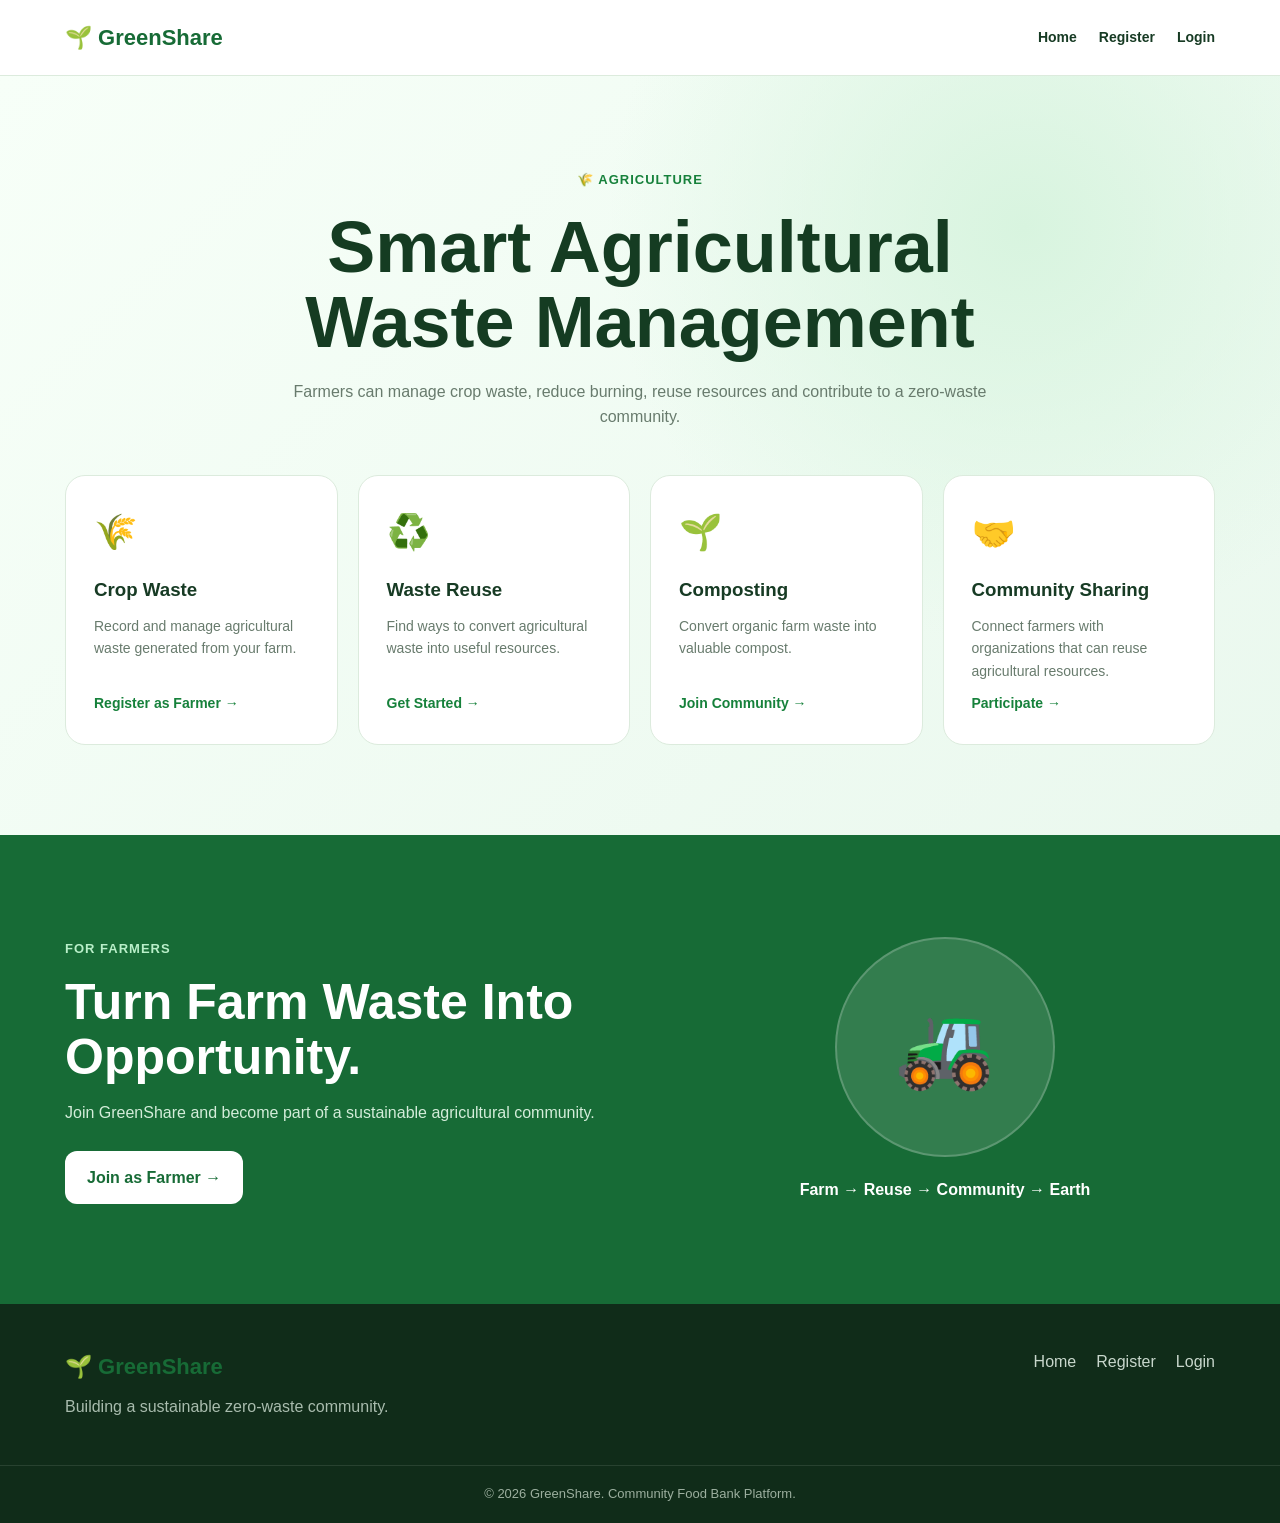
<file: agriculture.html>
<!DOCTYPE html>
<html lang="en">

<head>

    <meta charset="UTF-8">

    <meta
        name="viewport"
        content="width=device-width, initial-scale=1.0"
    >

    <title>Agriculture | GreenShare</title>

    <link rel="stylesheet" href="style.css">

</head>


<body>


<!-- NAVBAR -->

<header class="navbar">

    <div class="container nav-content">

        <a href="index.html" class="logo">
            🌱 GreenShare
        </a>

        <nav class="nav-links">

            <a href="index.html">
                Home
            </a>

            <a href="register.html">
                Register
            </a>

            <a href="login.html">
                Login
            </a>

        </nav>

    </div>

</header>


<!-- AGRICULTURE -->

<section class="hero">

    <div class="container">

        <div class="section-heading">

            <span class="section-label">
                🌾 AGRICULTURE
            </span>

            <h1>
                Smart Agricultural Waste Management
            </h1>

            <p>
                Farmers can manage crop waste, reduce
                burning, reuse resources and contribute
                to a zero-waste community.
            </p>

        </div>


        <div class="feature-grid">

            <div class="feature-card">

                <div class="feature-icon">
                    🌾
                </div>

                <h3>
                    Crop Waste
                </h3>

                <p>
                    Record and manage agricultural
                    waste generated from your farm.
                </p>

                <a href="register.html">
                    Register as Farmer →
                </a>

            </div>


            <div class="feature-card">

                <div class="feature-icon">
                    ♻️
                </div>

                <h3>
                    Waste Reuse
                </h3>

                <p>
                    Find ways to convert agricultural
                    waste into useful resources.
                </p>

                <a href="register.html">
                    Get Started →
                </a>

            </div>


            <div class="feature-card">

                <div class="feature-icon">
                    🌱
                </div>

                <h3>
                    Composting
                </h3>

                <p>
                    Convert organic farm waste into
                    valuable compost.
                </p>

                <a href="register.html">
                    Join Community →
                </a>

            </div>


            <div class="feature-card">

                <div class="feature-icon">
                    🤝
                </div>

                <h3>
                    Community Sharing
                </h3>

                <p>
                    Connect farmers with organizations
                    that can reuse agricultural resources.
                </p>

                <a href="register.html">
                    Participate →
                </a>

            </div>

        </div>

    </div>

</section>


<!-- FARMER CTA -->

<section class="distribution">

    <div class="container distribution-content">

        <div>

            <span class="section-label">
                FOR FARMERS
            </span>

            <h2>
                Turn Farm Waste Into Opportunity.
            </h2>

            <p>
                Join GreenShare and become part of a
                sustainable agricultural community.
            </p>

            <a
                href="register.html"
                class="primary-button"
            >
                Join as Farmer →
            </a>

        </div>


        <div class="distribution-visual">

            <div class="circle">
                🚜
            </div>

            <div class="circle-text">
                Farm → Reuse → Community → Earth
            </div>

        </div>

    </div>

</section>


<footer>

    <div class="container footer-content">

        <div>

            <div class="logo">
                🌱 GreenShare
            </div>

            <p>
                Building a sustainable zero-waste community.
            </p>

        </div>


        <div class="footer-links">

            <a href="index.html">
                Home
            </a>

            <a href="register.html">
                Register
            </a>

            <a href="login.html">
                Login
            </a>

        </div>

    </div>


    <div class="copyright">

        © 2026 GreenShare. Community Food Bank Platform.

    </div>

</footer>


</body>

</html>
</file>
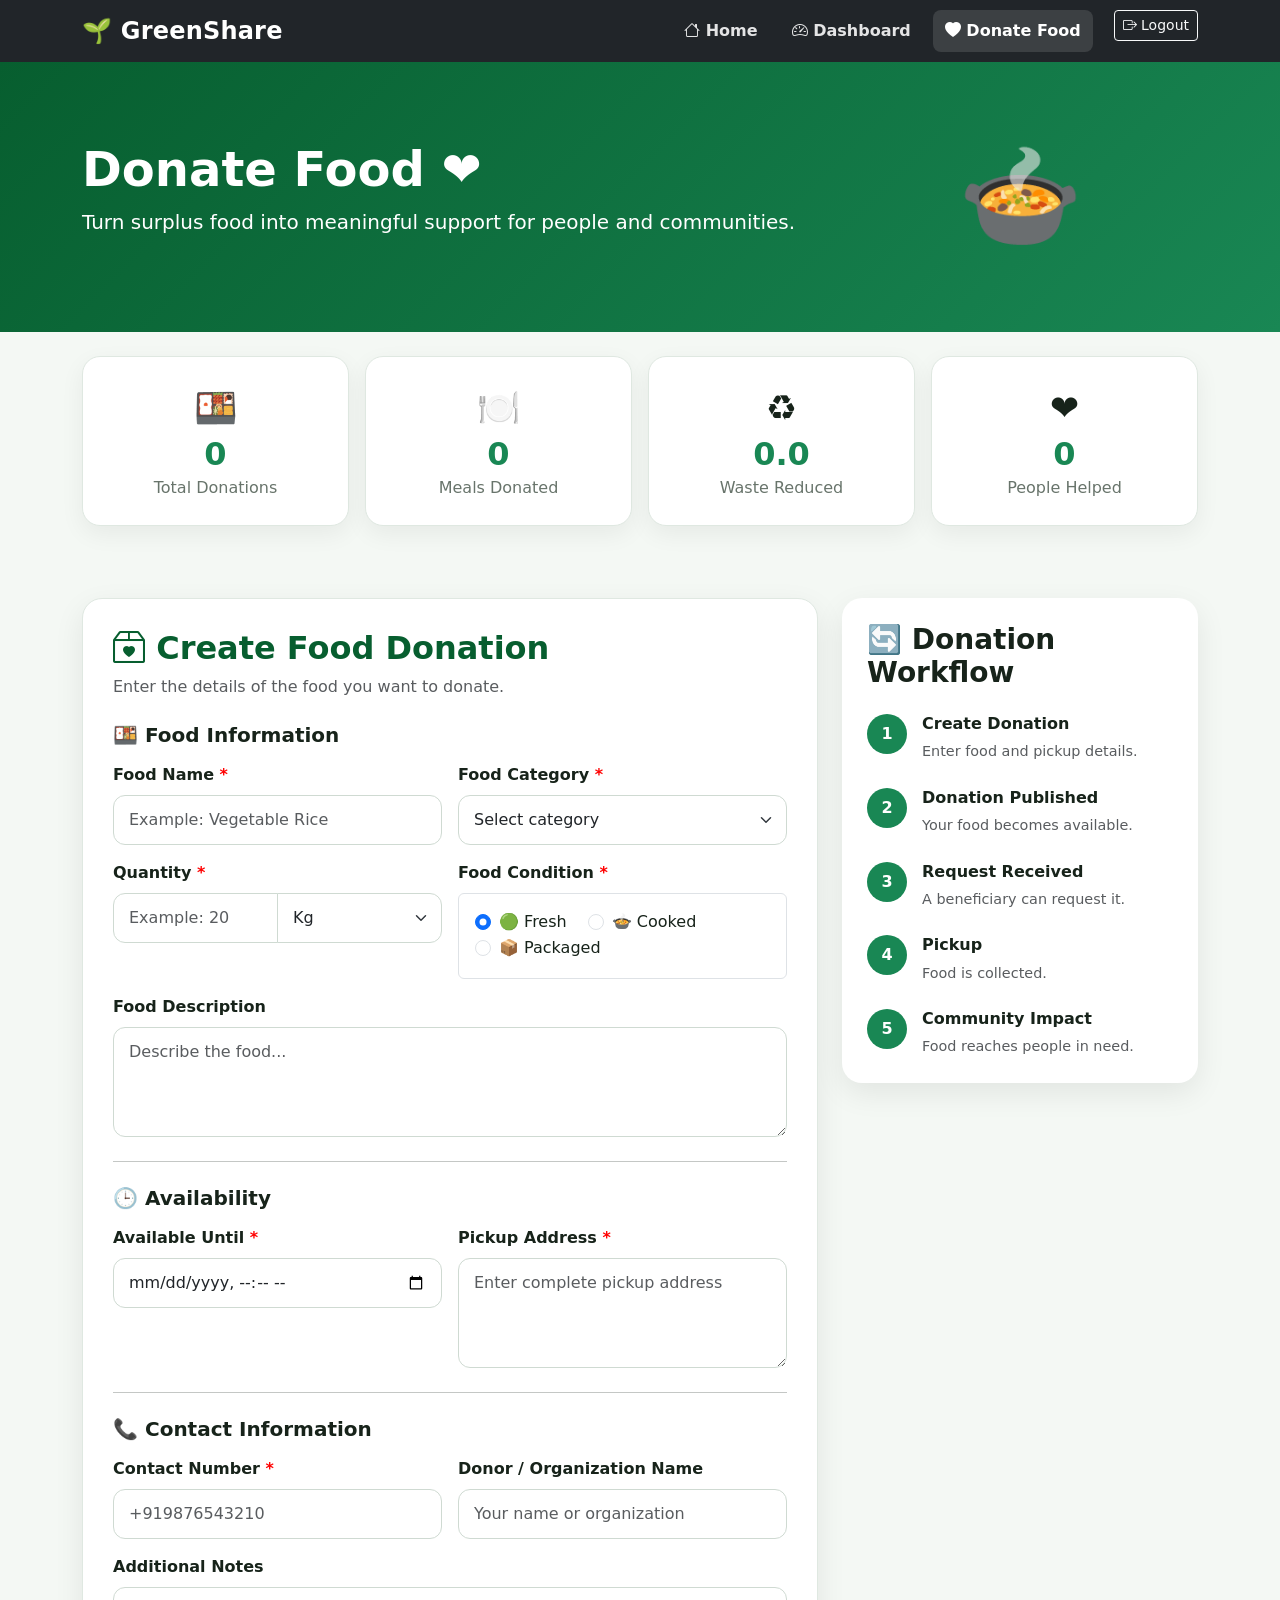
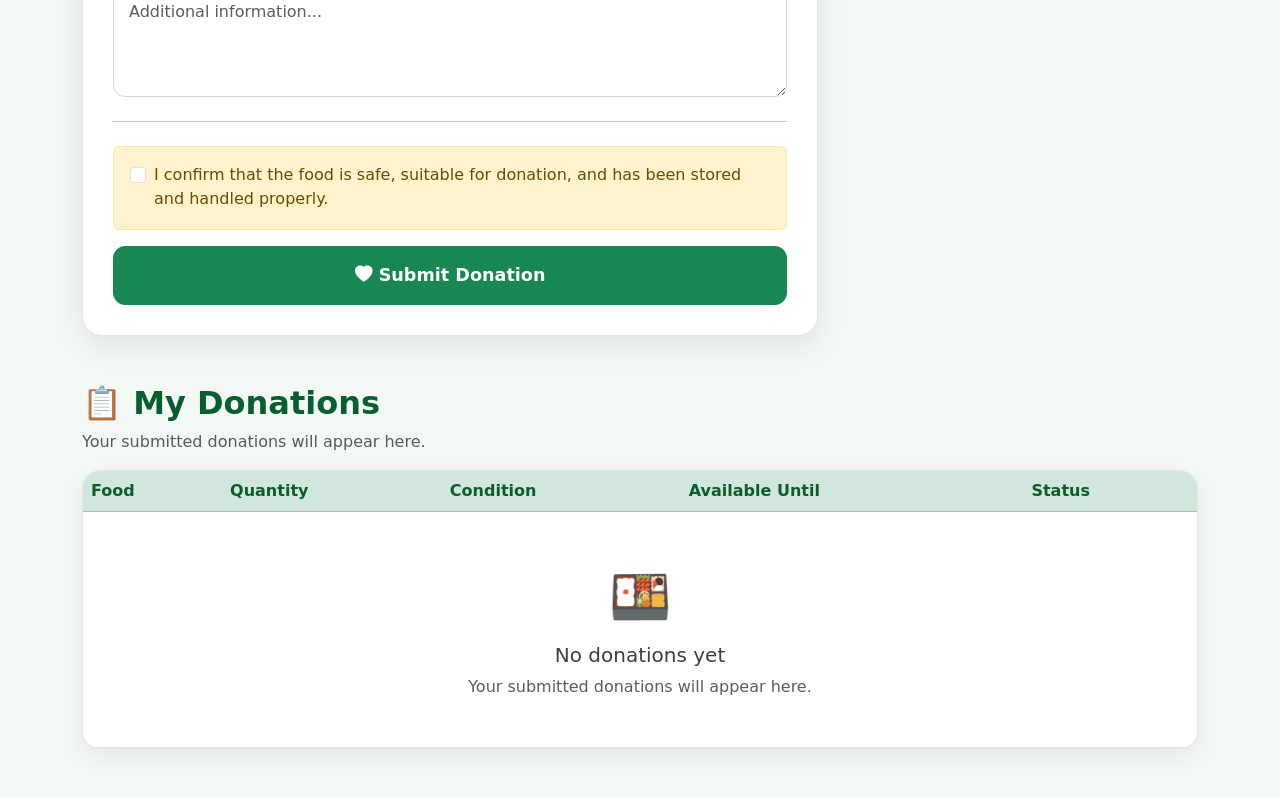
<file: donation.html>
<!DOCTYPE html>
<html lang="en">

<head>
    <meta charset="UTF-8">
    <meta name="viewport" content="width=device-width, initial-scale=1.0">

    <title>Donate Food | GreenShare</title>

    <!-- Bootstrap 5 -->
    <link
        href="https://cdn.jsdelivr.net/npm/bootstrap@5.3.3/dist/css/bootstrap.min.css"
        rel="stylesheet">

    <!-- Bootstrap Icons -->
    <link
        rel="stylesheet"
        href="https://cdn.jsdelivr.net/npm/bootstrap-icons@1.11.3/font/bootstrap-icons.min.css">

    <!-- Your CSS -->
    <link rel="stylesheet" href="donor.css">

    <style>
        body {
            background: #f4f8f4;
        }

        .navbar-brand {
            font-size: 1.5rem;
        }

        .hero {
            background: linear-gradient(135deg, #075e2f, #198754);
            color: white;
            padding: 60px 0;
        }

        .donation-card {
            background: white;
            border-radius: 20px;
            padding: 30px;
            box-shadow: 0 10px 30px rgba(0,0,0,0.08);
        }

        .section-title {
            color: #075e2f;
            font-weight: 700;
        }

        .form-label {
            font-weight: 600;
        }

        .form-label span {
            color: red;
        }

        .workflow-card {
            background: white;
            border-radius: 20px;
            padding: 25px;
            box-shadow: 0 10px 30px rgba(0,0,0,0.08);
        }

        .workflow-step {
            display: flex;
            gap: 15px;
            margin-bottom: 25px;
        }

        .workflow-number {
            min-width: 40px;
            height: 40px;
            border-radius: 50%;
            background: #198754;
            color: white;
            display: flex;
            align-items: center;
            justify-content: center;
            font-weight: bold;
        }

        .submit-btn {
            width: 100%;
            padding: 15px;
            font-size: 1.1rem;
            font-weight: 700;
            border-radius: 12px;
        }

        .success-icon {
            width: 80px;
            height: 80px;
            background: #198754;
            color: white;
            border-radius: 50%;
            display: flex;
            align-items: center;
            justify-content: center;
            font-size: 45px;
            margin: auto;
        }

        .stat-card {
            background: white;
            border-radius: 18px;
            padding: 25px;
            text-align: center;
            box-shadow: 0 8px 25px rgba(0,0,0,0.06);
        }

        .stat-card h3 {
            color: #198754;
            font-weight: 800;
        }

        .history-card {
            background: white;
            border-radius: 18px;
            overflow: hidden;
            box-shadow: 0 8px 25px rgba(0,0,0,0.06);
        }
    </style>
</head>

<body>

<!-- =====================================================
     NAVBAR
===================================================== -->

<nav class="navbar navbar-expand-lg navbar-dark bg-dark sticky-top">

    <div class="container">

        <a class="navbar-brand fw-bold" href="index.html">
            🌱 GreenShare
        </a>

        <button
            class="navbar-toggler"
            type="button"
            data-bs-toggle="collapse"
            data-bs-target="#mainNavbar">

            <span class="navbar-toggler-icon"></span>

        </button>

        <div class="collapse navbar-collapse" id="mainNavbar">

            <ul class="navbar-nav ms-auto">

                <li class="nav-item">
                    <a class="nav-link" href="index.html">
                        <i class="bi bi-house"></i>
                        Home
                    </a>
                </li>

                <li class="nav-item">
                    <a class="nav-link" href="donor.html">
                        <i class="bi bi-speedometer2"></i>
                        Dashboard
                    </a>
                </li>

                <li class="nav-item">
                    <a class="nav-link active" href="donation.html">
                        <i class="bi bi-heart-fill"></i>
                        Donate Food
                    </a>
                </li>

                <li class="nav-item ms-lg-3">
                    <button
                        class="btn btn-outline-light btn-sm mt-2 mt-lg-0"
                        id="logoutBtn">

                        <i class="bi bi-box-arrow-right"></i>
                        Logout

                    </button>
                </li>

            </ul>

        </div>

    </div>

</nav>


<!-- =====================================================
     HERO
===================================================== -->

<section class="hero">

    <div class="container">

        <div class="row align-items-center">

            <div class="col-lg-8">

                <h1 class="display-5 fw-bold">
                    Donate Food ❤️
                </h1>

                <p class="lead">
                    Turn surplus food into meaningful support
                    for people and communities.
                </p>

            </div>

            <div class="col-lg-4 text-center">

                <div style="font-size:100px;">
                    🍲
                </div>

            </div>

        </div>

    </div>

</section>


<!-- =====================================================
     STATISTICS
===================================================== -->

<section class="py-4">

    <div class="container">

        <div class="row g-3">

            <div class="col-6 col-lg-3">
                <div class="stat-card">

                    <div style="font-size:35px;">
                        🍱
                    </div>

                    <h3 id="totalDonations">0</h3>

                    <p class="mb-0">
                        Total Donations
                    </p>

                </div>
            </div>


            <div class="col-6 col-lg-3">
                <div class="stat-card">

                    <div style="font-size:35px;">
                        🍽️
                    </div>

                    <h3 id="mealsDonated">0</h3>

                    <p class="mb-0">
                        Meals Donated
                    </p>

                </div>
            </div>


            <div class="col-6 col-lg-3">
                <div class="stat-card">

                    <div style="font-size:35px;">
                        ♻️
                    </div>

                    <h3 id="wasteReduced">0</h3>

                    <p class="mb-0">
                        Waste Reduced
                    </p>

                </div>
            </div>


            <div class="col-6 col-lg-3">
                <div class="stat-card">

                    <div style="font-size:35px;">
                        ❤️
                    </div>

                    <h3 id="peopleHelped">0</h3>

                    <p class="mb-0">
                        People Helped
                    </p>

                </div>
            </div>

        </div>

    </div>

</section>


<!-- =====================================================
     DONATION AREA
===================================================== -->

<main class="container py-5">

    <div class="row g-4">

        <!-- FORM -->

        <div class="col-lg-8">

            <div class="donation-card">

                <h2 class="section-title mb-2">
                    <i class="bi bi-box2-heart"></i>
                    Create Food Donation
                </h2>

                <p class="text-muted mb-4">
                    Enter the details of the food you want to donate.
                </p>


                <form id="donationForm" novalidate>


                    <!-- FOOD INFORMATION -->

                    <h5 class="fw-bold mb-3">
                        🍱 Food Information
                    </h5>

                    <div class="row g-3">


                        <div class="col-md-6">

                            <label
                                for="foodName"
                                class="form-label">

                                Food Name <span>*</span>

                            </label>

                            <input
                                type="text"
                                class="form-control"
                                id="foodName"
                                placeholder="Example: Vegetable Rice"
                                required>

                            <div class="invalid-feedback">
                                Please enter food name.
                            </div>

                        </div>


                        <div class="col-md-6">

                            <label
                                for="foodCategory"
                                class="form-label">

                                Food Category <span>*</span>

                            </label>

                            <select
                                class="form-select"
                                id="foodCategory"
                                required>

                                <option value="">
                                    Select category
                                </option>

                                <option>Cooked Food</option>
                                <option>Fruits</option>
                                <option>Vegetables</option>
                                <option>Bakery</option>
                                <option>Packaged Food</option>
                                <option>Groceries</option>
                                <option>Other</option>

                            </select>

                            <div class="invalid-feedback">
                                Please select category.
                            </div>

                        </div>


                        <div class="col-md-6">

                            <label
                                for="quantity"
                                class="form-label">

                                Quantity <span>*</span>

                            </label>

                            <div class="input-group">

                                <input
                                    type="number"
                                    class="form-control"
                                    id="quantity"
                                    min="0.1"
                                    step="0.1"
                                    placeholder="Example: 20"
                                    required>

                                <select
                                    class="form-select"
                                    id="quantityUnit">

                                    <option value="kg">Kg</option>
                                    <option value="packets">Packets</option>
                                    <option value="plates">Plates</option>
                                    <option value="boxes">Boxes</option>
                                    <option value="litres">Litres</option>

                                </select>

                            </div>

                            <div class="invalid-feedback">
                                Please enter quantity.
                            </div>

                        </div>


                        <div class="col-md-6">

                            <label class="form-label">
                                Food Condition <span>*</span>
                            </label>

                            <div class="border rounded p-3">

                                <div class="form-check form-check-inline">

                                    <input
                                        class="form-check-input"
                                        type="radio"
                                        name="foodCondition"
                                        id="fresh"
                                        value="Fresh"
                                        checked>

                                    <label
                                        class="form-check-label"
                                        for="fresh">

                                        🟢 Fresh

                                    </label>

                                </div>


                                <div class="form-check form-check-inline">

                                    <input
                                        class="form-check-input"
                                        type="radio"
                                        name="foodCondition"
                                        id="cooked"
                                        value="Cooked">

                                    <label
                                        class="form-check-label"
                                        for="cooked">

                                        🍲 Cooked

                                    </label>

                                </div>


                                <div class="form-check form-check-inline">

                                    <input
                                        class="form-check-input"
                                        type="radio"
                                        name="foodCondition"
                                        id="packaged"
                                        value="Packaged">

                                    <label
                                        class="form-check-label"
                                        for="packaged">

                                        📦 Packaged

                                    </label>

                                </div>

                            </div>

                        </div>


                        <div class="col-12">

                            <label
                                for="foodDescription"
                                class="form-label">

                                Food Description

                            </label>

                            <textarea
                                class="form-control"
                                id="foodDescription"
                                rows="3"
                                placeholder="Describe the food..."></textarea>

                        </div>

                    </div>


                    <!-- AVAILABILITY -->

                    <hr class="my-4">

                    <h5 class="fw-bold mb-3">
                        🕒 Availability
                    </h5>


                    <div class="row g-3">

                        <div class="col-md-6">

                            <label
                                for="availableUntil"
                                class="form-label">

                                Available Until <span>*</span>

                            </label>

                            <input
                                type="datetime-local"
                                class="form-control"
                                id="availableUntil"
                                required>

                            <div class="invalid-feedback">
                                Please select a future date and time.
                            </div>

                        </div>


                        <div class="col-md-6">

                            <label
                                for="pickupAddress"
                                class="form-label">

                                Pickup Address <span>*</span>

                            </label>

                            <textarea
                                class="form-control"
                                id="pickupAddress"
                                rows="3"
                                placeholder="Enter complete pickup address"
                                required></textarea>

                            <div class="invalid-feedback">
                                Please enter pickup address.
                            </div>

                        </div>

                    </div>


                    <!-- CONTACT -->

                    <hr class="my-4">

                    <h5 class="fw-bold mb-3">
                        📞 Contact Information
                    </h5>


                    <div class="row g-3">

                        <div class="col-md-6">

                            <label
                                for="contactNumber"
                                class="form-label">

                                Contact Number <span>*</span>

                            </label>

                            <input
                                type="tel"
                                class="form-control"
                                id="contactNumber"
                                placeholder="+919876543210"
                                pattern="^\+?[0-9]{10,15}$"
                                required>

                            <div class="invalid-feedback">
                                Enter a valid phone number.
                            </div>

                        </div>


                        <div class="col-md-6">

                            <label
                                for="donorName"
                                class="form-label">

                                Donor / Organization Name

                            </label>

                            <input
                                type="text"
                                class="form-control"
                                id="donorName"
                                placeholder="Your name or organization">

                        </div>


                        <div class="col-12">

                            <label
                                for="additionalNotes"
                                class="form-label">

                                Additional Notes

                            </label>

                            <textarea
                                class="form-control"
                                id="additionalNotes"
                                rows="3"
                                placeholder="Additional information..."></textarea>

                        </div>

                    </div>


                    <!-- SAFETY -->

                    <hr class="my-4">

                    <div class="alert alert-warning">

                        <div class="form-check">

                            <input
                                class="form-check-input"
                                type="checkbox"
                                id="foodSafety"
                                required>

                            <label
                                class="form-check-label"
                                for="foodSafety">

                                I confirm that the food is safe,
                                suitable for donation, and has been
                                stored and handled properly.

                            </label>

                        </div>

                    </div>


                    <!-- SUBMIT -->

                    <button
                        type="submit"
                        class="btn btn-success submit-btn">

                        <i class="bi bi-heart-fill"></i>

                        Submit Donation

                    </button>

                </form>

            </div>

        </div>


        <!-- WORKFLOW -->

        <div class="col-lg-4">

            <div class="workflow-card">

                <h3 class="fw-bold mb-4">
                    🔄 Donation Workflow
                </h3>


                <div class="workflow-step">

                    <div class="workflow-number">
                        1
                    </div>

                    <div>
                        <h6 class="fw-bold">
                            Create Donation
                        </h6>

                        <p class="text-muted small mb-0">
                            Enter food and pickup details.
                        </p>
                    </div>

                </div>


                <div class="workflow-step">

                    <div class="workflow-number">
                        2
                    </div>

                    <div>
                        <h6 class="fw-bold">
                            Donation Published
                        </h6>

                        <p class="text-muted small mb-0">
                            Your food becomes available.
                        </p>
                    </div>

                </div>


                <div class="workflow-step">

                    <div class="workflow-number">
                        3
                    </div>

                    <div>
                        <h6 class="fw-bold">
                            Request Received
                        </h6>

                        <p class="text-muted small mb-0">
                            A beneficiary can request it.
                        </p>
                    </div>

                </div>


                <div class="workflow-step">

                    <div class="workflow-number">
                        4
                    </div>

                    <div>
                        <h6 class="fw-bold">
                            Pickup
                        </h6>

                        <p class="text-muted small mb-0">
                            Food is collected.
                        </p>
                    </div>

                </div>


                <div class="workflow-step mb-0">

                    <div class="workflow-number">
                        5
                    </div>

                    <div>
                        <h6 class="fw-bold">
                            Community Impact
                        </h6>

                        <p class="text-muted small mb-0">
                            Food reaches people in need.
                        </p>
                    </div>

                </div>

            </div>

        </div>

    </div>


    <!-- =====================================================
         DONATION HISTORY
    ====================================================== -->

    <section class="mt-5">

        <h2 class="section-title">
            📋 My Donations
        </h2>

        <p class="text-muted">
            Your submitted donations will appear here.
        </p>


        <div class="table-responsive history-card">

            <table class="table table-hover align-middle mb-0">

                <thead class="table-success">

                    <tr>
                        <th>Food</th>
                        <th>Quantity</th>
                        <th>Condition</th>
                        <th>Available Until</th>
                        <th>Status</th>
                    </tr>

                </thead>

                <tbody id="donationHistory">

                </tbody>

            </table>

        </div>

    </section>

</main>


<!-- =====================================================
     SUCCESS MODAL
===================================================== -->

<div
    class="modal fade"
    id="successModal"
    tabindex="-1">

    <div class="modal-dialog modal-dialog-centered">

        <div class="modal-content">

            <div class="modal-body text-center p-5">

                <div class="success-icon mb-4">
                    ✓
                </div>

                <h2 class="fw-bold text-success">
                    Donation Submitted!
                </h2>

                <p class="mt-3">
                    Your food donation has been successfully
                    added to GreenShare.
                </p>

                <p class="text-muted">
                    Thank you for helping reduce food waste
                    and support the community.
                </p>

                <button
                    type="button"
                    class="btn btn-success px-5"
                    data-bs-dismiss="modal">

                    Continue

                </button>

            </div>

        </div>

    </div>

</div>


<!-- =====================================================
     SUCCESS TOAST
===================================================== -->

<div
    class="toast-container position-fixed top-0 end-0 p-3"
    style="z-index:9999;">

    <div
        id="successToast"
        class="toast"
        role="alert">

        <div class="toast-header bg-success text-white">

            <strong class="me-auto">
                GreenShare
            </strong>

            <button
                type="button"
                class="btn-close btn-close-white"
                data-bs-dismiss="toast">
            </button>

        </div>

        <div
            class="toast-body"
            id="toastMessage">

            Donation submitted successfully!

        </div>

    </div>

</div>


<!-- Bootstrap JavaScript -->
<script
    src="https://cdn.jsdelivr.net/npm/bootstrap@5.3.3/dist/js/bootstrap.bundle.min.js">
</script>


<!-- IMPORTANT: Donor JavaScript -->
<script src="donor.js"></script>

</body>
</html>
</file>
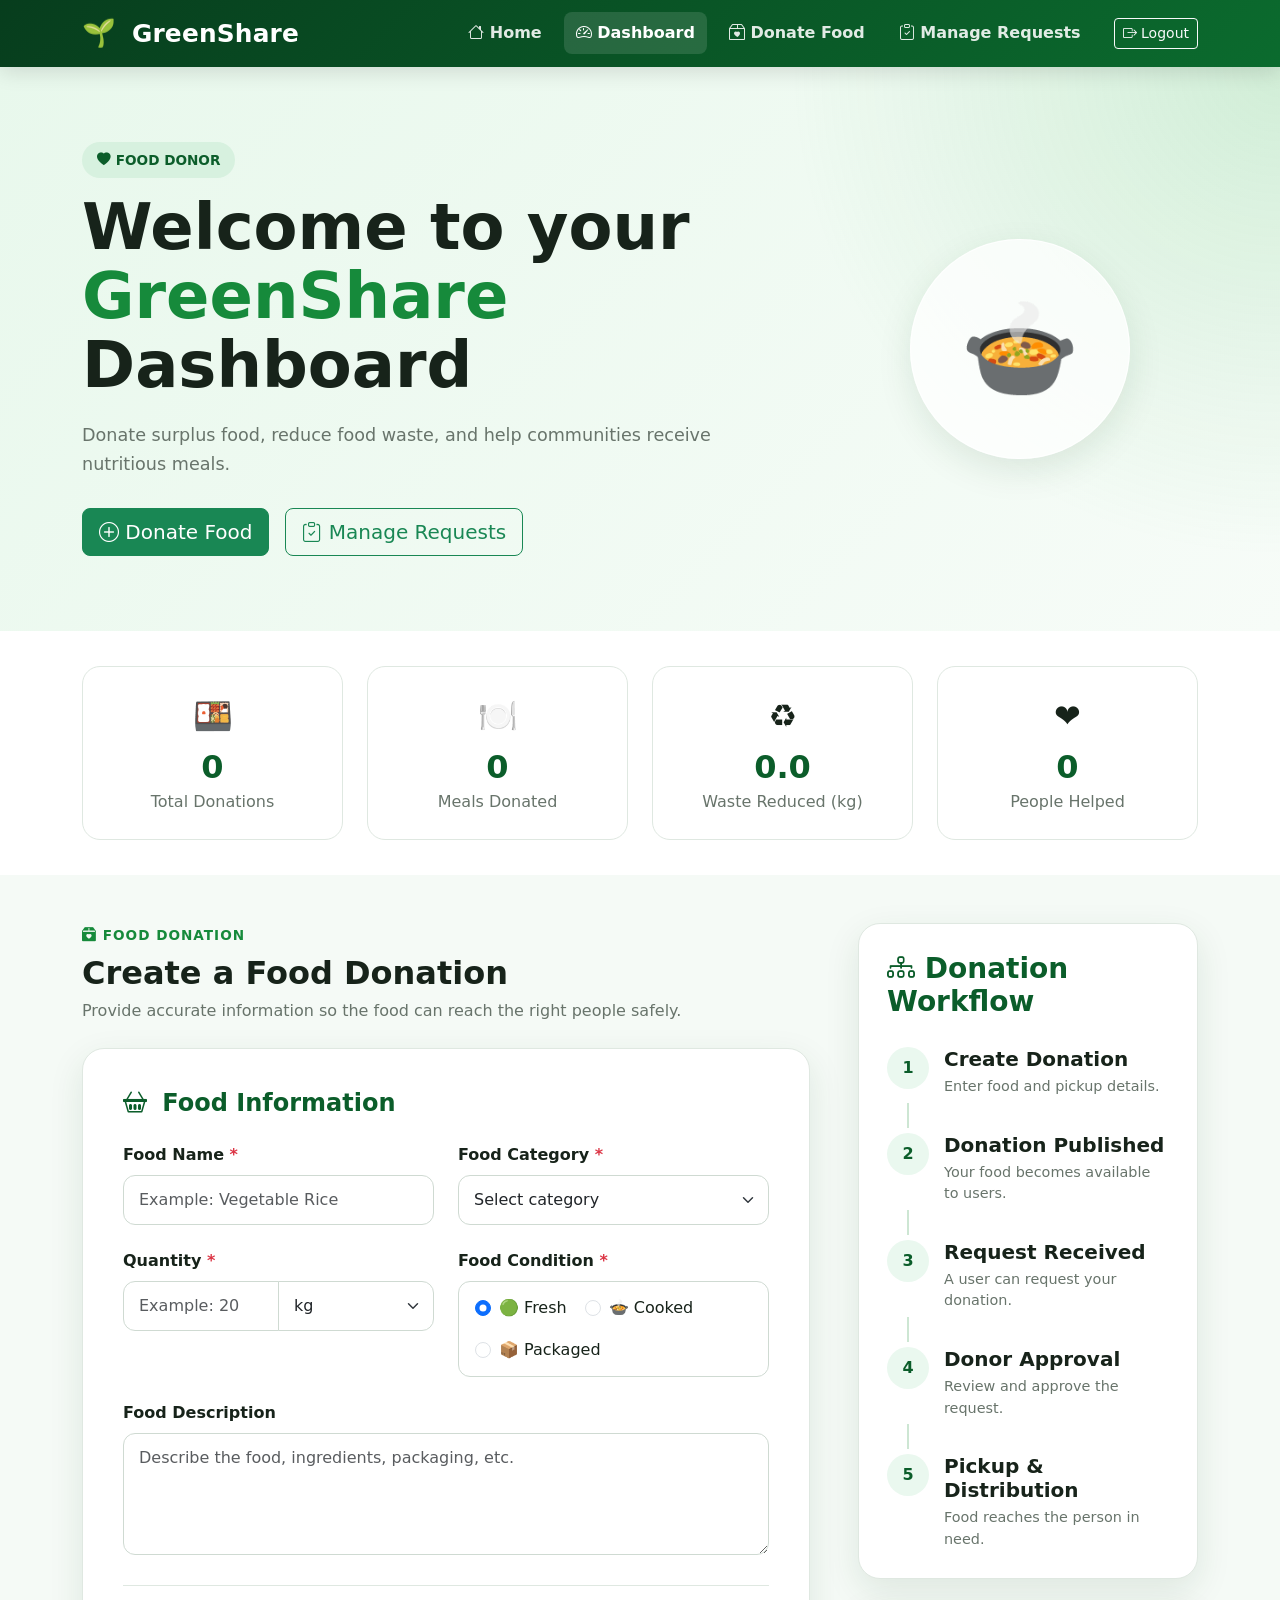
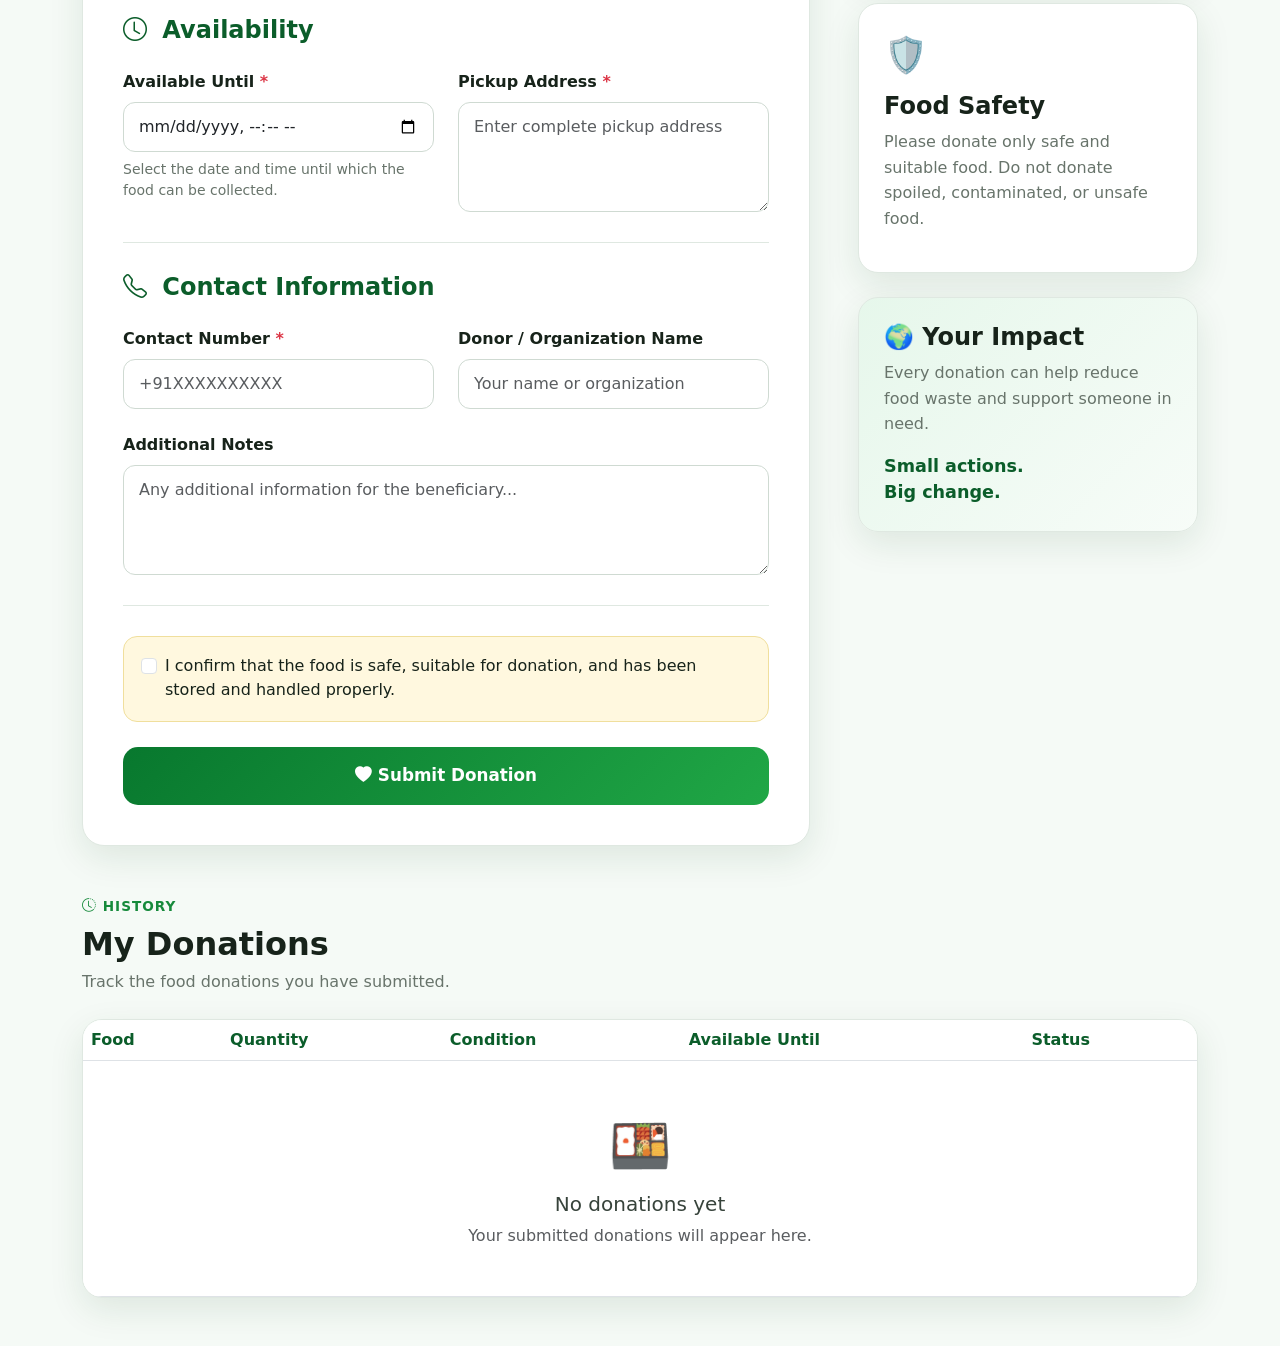
<file: donor.html>
<!DOCTYPE html>
<html lang="en">

<head>

    <meta charset="UTF-8">

    <meta
        name="viewport"
        content="width=device-width, initial-scale=1.0"
    >

    <title>Food Donor Dashboard | GreenShare</title>


    <!-- =====================================================
         BOOTSTRAP 5
    ====================================================== -->

    <link
        href="https://cdn.jsdelivr.net/npm/bootstrap@5.3.3/dist/css/bootstrap.min.css"
        rel="stylesheet"
    >


    <!-- =====================================================
         BOOTSTRAP ICONS
    ====================================================== -->

    <link
        rel="stylesheet"
        href="https://cdn.jsdelivr.net/npm/bootstrap-icons@1.11.3/font/bootstrap-icons.min.css"
    >


    <!-- =====================================================
         DONOR CSS
    ====================================================== -->

    <link
        rel="stylesheet"
        href="donor.css"
    >

</head>


<body>


<!-- =====================================================
     NAVBAR
====================================================== -->

<nav
    class="navbar navbar-expand-lg navbar-dark greenshare-navbar sticky-top"
>

    <div class="container">


        <!-- BRAND -->

        <a
            class="navbar-brand fw-bold"
            href="index.html"
        >

            <span class="brand-icon">
                🌱
            </span>

            GreenShare

        </a>


        <!-- MOBILE MENU BUTTON -->

        <button
            class="navbar-toggler"
            type="button"
            data-bs-toggle="collapse"
            data-bs-target="#donorNavbar"
            aria-controls="donorNavbar"
            aria-expanded="false"
            aria-label="Toggle navigation"
        >

            <span class="navbar-toggler-icon"></span>

        </button>


        <!-- NAVIGATION -->

        <div
            class="collapse navbar-collapse"
            id="donorNavbar"
        >

            <ul
                class="navbar-nav ms-auto align-items-lg-center"
            >


                <!-- HOME -->

                <li class="nav-item">

                    <a
                        class="nav-link"
                        href="index.html"
                    >

                        <i class="bi bi-house"></i>

                        Home

                    </a>

                </li>


                <!-- DASHBOARD -->

                <li class="nav-item">

                    <a
                        class="nav-link active"
                        href="#dashboard"
                    >

                        <i class="bi bi-speedometer2"></i>

                        Dashboard

                    </a>

                </li>


                <!-- DONATE FOOD -->

                <li class="nav-item">

                    <a
                        class="nav-link"
                        href="#donate"
                    >

                        <i class="bi bi-box2-heart"></i>

                        Donate Food

                    </a>

                </li>


                <!-- MANAGE REQUESTS -->

                <li class="nav-item">

                    <a
                        class="nav-link"
                        href="donor-requests.html"
                    >

                        <i class="bi bi-clipboard-check"></i>

                        Manage Requests

                    </a>

                </li>


                <!-- LOGOUT -->

                <li class="nav-item">

                    <button
                        class="btn btn-outline-light btn-sm ms-lg-3"
                        id="logoutBtn"
                    >

                        <i class="bi bi-box-arrow-right"></i>

                        Logout

                    </button>

                </li>

            </ul>

        </div>

    </div>

</nav>



<!-- =====================================================
     HERO SECTION
====================================================== -->

<section
    class="donor-hero"
    id="dashboard"
>

    <div class="container">

        <div class="row align-items-center g-4">


            <!-- HERO TEXT -->

            <div class="col-lg-8">

                <span class="hero-badge">

                    <i class="bi bi-heart-fill"></i>

                    FOOD DONOR

                </span>


                <h1>

                    Welcome to your

                    <span>
                        GreenShare
                    </span>

                    Dashboard

                </h1>


                <p>

                    Donate surplus food, reduce food waste,
                    and help communities receive nutritious meals.

                </p>


                <div class="d-flex flex-wrap gap-3">


                    <!-- DONATE BUTTON -->

                    <a
                        href="#donate"
                        class="btn btn-success btn-lg"
                    >

                        <i class="bi bi-plus-circle"></i>

                        Donate Food

                    </a>


                    <!-- REQUEST BUTTON -->

                    <a
                        href="donor-requests.html"
                        class="btn btn-outline-success btn-lg"
                    >

                        <i class="bi bi-clipboard-check"></i>

                        Manage Requests

                    </a>

                </div>

            </div>


            <!-- HERO ICON -->

            <div class="col-lg-4 text-center">

                <div class="hero-illustration">

                    🍲

                </div>

            </div>

        </div>

    </div>

</section>



<!-- =====================================================
     STATISTICS
====================================================== -->

<section class="stats-section">

    <div class="container">

        <div class="row g-4">


            <!-- TOTAL DONATIONS -->

            <div class="col-6 col-lg-3">

                <div class="stat-card">

                    <div class="stat-icon">
                        🍱
                    </div>

                    <h3 id="totalDonations">
                        0
                    </h3>

                    <p>
                        Total Donations
                    </p>

                </div>

            </div>


            <!-- MEALS -->

            <div class="col-6 col-lg-3">

                <div class="stat-card">

                    <div class="stat-icon">
                        🍽️
                    </div>

                    <h3 id="mealsDonated">
                        0
                    </h3>

                    <p>
                        Meals Donated
                    </p>

                </div>

            </div>


            <!-- WASTE -->

            <div class="col-6 col-lg-3">

                <div class="stat-card">

                    <div class="stat-icon">
                        ♻️
                    </div>

                    <h3 id="wasteReduced">
                        0
                    </h3>

                    <p>
                        Waste Reduced (kg)
                    </p>

                </div>

            </div>


            <!-- PEOPLE -->

            <div class="col-6 col-lg-3">

                <div class="stat-card">

                    <div class="stat-icon">
                        ❤️
                    </div>

                    <h3 id="peopleHelped">
                        0
                    </h3>

                    <p>
                        People Helped
                    </p>

                </div>

            </div>

        </div>

    </div>

</section>



<!-- =====================================================
     MAIN CONTENT
====================================================== -->

<main class="container py-5">

    <div class="row g-5">


        <!-- =================================================
             DONATION FORM
        ================================================== -->

        <div
            class="col-lg-8"
            id="donate"
        >


            <!-- SECTION TITLE -->

            <div class="section-heading">

                <span>

                    <i class="bi bi-box2-heart-fill"></i>

                    FOOD DONATION

                </span>


                <h2>
                    Create a Food Donation
                </h2>


                <p>

                    Provide accurate information so the food
                    can reach the right people safely.

                </p>

            </div>



            <!-- DONATION CARD -->

            <div class="donation-card">


                <form
                    id="donationForm"
                    novalidate
                >


                    <!-- =====================================
                         FOOD INFORMATION
                    ====================================== -->

                    <div class="form-section">

                        <h4>

                            <i class="bi bi-basket2"></i>

                            Food Information

                        </h4>


                        <div class="row g-4">


                            <!-- FOOD NAME -->

                            <div class="col-md-6">

                                <label
                                    for="foodName"
                                    class="form-label"
                                >

                                    Food Name
                                    <span>*</span>

                                </label>


                                <input
                                    type="text"
                                    class="form-control"
                                    id="foodName"
                                    placeholder="Example: Vegetable Rice"
                                    minlength="2"
                                    maxlength="100"
                                    required
                                >


                                <div class="invalid-feedback">

                                    Please enter the food name.

                                </div>

                            </div>



                            <!-- CATEGORY -->

                            <div class="col-md-6">

                                <label
                                    for="foodCategory"
                                    class="form-label"
                                >

                                    Food Category
                                    <span>*</span>

                                </label>


                                <select
                                    class="form-select"
                                    id="foodCategory"
                                    required
                                >

                                    <option value="">
                                        Select category
                                    </option>

                                    <option value="Cooked Food">
                                        Cooked Food
                                    </option>

                                    <option value="Fruits">
                                        Fruits
                                    </option>

                                    <option value="Vegetables">
                                        Vegetables
                                    </option>

                                    <option value="Bakery">
                                        Bakery
                                    </option>

                                    <option value="Packaged Food">
                                        Packaged Food
                                    </option>

                                    <option value="Groceries">
                                        Groceries
                                    </option>

                                    <option value="Other">
                                        Other
                                    </option>

                                </select>


                                <div class="invalid-feedback">

                                    Please select a food category.

                                </div>

                            </div>



                            <!-- QUANTITY -->

                            <div class="col-md-6">

                                <label
                                    for="quantity"
                                    class="form-label"
                                >

                                    Quantity
                                    <span>*</span>

                                </label>


                                <div class="input-group">

                                    <input
                                        type="number"
                                        class="form-control"
                                        id="quantity"
                                        min="0.1"
                                        max="100000"
                                        step="0.1"
                                        placeholder="Example: 20"
                                        required
                                    >


                                    <select
                                        class="form-select quantity-unit"
                                        id="quantityUnit"
                                    >

                                        <option value="kg">
                                            kg
                                        </option>

                                        <option value="packets">
                                            Packets
                                        </option>

                                        <option value="plates">
                                            Plates
                                        </option>

                                        <option value="boxes">
                                            Boxes
                                        </option>

                                        <option value="litres">
                                            Litres
                                        </option>

                                    </select>

                                </div>


                                <div class="invalid-feedback">

                                    Please enter a valid quantity.

                                </div>

                            </div>



                            <!-- CONDITION -->

                            <div class="col-md-6">

                                <label class="form-label">

                                    Food Condition
                                    <span>*</span>

                                </label>


                                <div class="condition-box">


                                    <div class="form-check">

                                        <input
                                            class="form-check-input"
                                            type="radio"
                                            name="foodCondition"
                                            id="fresh"
                                            value="Fresh"
                                            checked
                                        >

                                        <label
                                            class="form-check-label"
                                            for="fresh"
                                        >

                                            🟢 Fresh

                                        </label>

                                    </div>



                                    <div class="form-check">

                                        <input
                                            class="form-check-input"
                                            type="radio"
                                            name="foodCondition"
                                            id="cooked"
                                            value="Cooked"
                                        >

                                        <label
                                            class="form-check-label"
                                            for="cooked"
                                        >

                                            🍲 Cooked

                                        </label>

                                    </div>



                                    <div class="form-check">

                                        <input
                                            class="form-check-input"
                                            type="radio"
                                            name="foodCondition"
                                            id="packaged"
                                            value="Packaged"
                                        >

                                        <label
                                            class="form-check-label"
                                            for="packaged"
                                        >

                                            📦 Packaged

                                        </label>

                                    </div>

                                </div>

                            </div>



                            <!-- DESCRIPTION -->

                            <div class="col-12">

                                <label
                                    for="foodDescription"
                                    class="form-label"
                                >

                                    Food Description

                                </label>


                                <textarea
                                    class="form-control"
                                    id="foodDescription"
                                    rows="4"
                                    maxlength="500"
                                    placeholder="Describe the food, ingredients, packaging, etc."
                                ></textarea>

                            </div>

                        </div>

                    </div>



                    <!-- =====================================
                         AVAILABILITY
                    ====================================== -->

                    <div class="form-section">

                        <h4>

                            <i class="bi bi-clock"></i>

                            Availability

                        </h4>


                        <div class="row g-4">


                            <!-- AVAILABLE UNTIL -->

                            <div class="col-md-6">

                                <label
                                    for="availableUntil"
                                    class="form-label"
                                >

                                    Available Until
                                    <span>*</span>

                                </label>


                                <input
                                    type="datetime-local"
                                    class="form-control"
                                    id="availableUntil"
                                    required
                                >


                                <div class="invalid-feedback">

                                    Please select a valid future
                                    date and time.

                                </div>


                                <small class="form-help">

                                    Select the date and time until
                                    which the food can be collected.

                                </small>

                            </div>



                            <!-- PICKUP ADDRESS -->

                            <div class="col-md-6">

                                <label
                                    for="pickupAddress"
                                    class="form-label"
                                >

                                    Pickup Address
                                    <span>*</span>

                                </label>


                                <textarea
                                    class="form-control"
                                    id="pickupAddress"
                                    rows="3"
                                    minlength="5"
                                    maxlength="300"
                                    placeholder="Enter complete pickup address"
                                    required
                                ></textarea>


                                <div class="invalid-feedback">

                                    Please enter the pickup address.

                                </div>

                            </div>

                        </div>

                    </div>



                    <!-- =====================================
                         CONTACT
                    ====================================== -->

                    <div class="form-section">

                        <h4>

                            <i class="bi bi-telephone"></i>

                            Contact Information

                        </h4>


                        <div class="row g-4">


                            <!-- PHONE -->

                            <div class="col-md-6">

                                <label
                                    for="contactNumber"
                                    class="form-label"
                                >

                                    Contact Number
                                    <span>*</span>

                                </label>


                                <input
                                    type="tel"
                                    class="form-control"
                                    id="contactNumber"
                                    placeholder="+91XXXXXXXXXX"
                                    pattern="^\+?[0-9]{10,15}$"
                                    required
                                >


                                <div class="invalid-feedback">

                                    Enter a valid phone number.

                                </div>

                            </div>



                            <!-- DONOR NAME -->

                            <div class="col-md-6">

                                <label
                                    for="donorName"
                                    class="form-label"
                                >

                                    Donor / Organization Name

                                </label>


                                <input
                                    type="text"
                                    class="form-control"
                                    id="donorName"
                                    minlength="2"
                                    maxlength="100"
                                    placeholder="Your name or organization"
                                >

                            </div>



                            <!-- NOTES -->

                            <div class="col-12">

                                <label
                                    for="additionalNotes"
                                    class="form-label"
                                >

                                    Additional Notes

                                </label>


                                <textarea
                                    class="form-control"
                                    id="additionalNotes"
                                    rows="3"
                                    maxlength="500"
                                    placeholder="Any additional information for the beneficiary..."
                                ></textarea>

                            </div>

                        </div>

                    </div>



                    <!-- =====================================
                         FOOD SAFETY
                    ====================================== -->

                    <div class="safety-box">

                        <div class="form-check">

                            <input
                                class="form-check-input"
                                type="checkbox"
                                id="foodSafety"
                                required
                            >


                            <label
                                class="form-check-label"
                                for="foodSafety"
                            >

                                I confirm that the food is safe,
                                suitable for donation, and has been
                                stored and handled properly.

                            </label>


                            <div class="invalid-feedback">

                                Please confirm the food safety
                                declaration.

                            </div>

                        </div>

                    </div>



                    <!-- =====================================
                         SUBMIT
                    ====================================== -->

                    <button
                        type="submit"
                        class="btn submit-donation-btn"
                        id="submitDonationBtn"
                    >

                        <i class="bi bi-heart-fill"></i>

                        Submit Donation

                    </button>

                </form>

            </div>

        </div>



        <!-- =================================================
             RIGHT SIDE
        ================================================== -->

        <div class="col-lg-4">


            <!-- WORKFLOW -->

            <div class="side-panel">

                <h3>

                    <i class="bi bi-diagram-3"></i>

                    Donation Workflow

                </h3>


                <div class="workflow-step">

                    <div class="workflow-number">
                        1
                    </div>

                    <div>

                        <h5>
                            Create Donation
                        </h5>

                        <p>
                            Enter food and pickup details.
                        </p>

                    </div>

                </div>


                <div class="workflow-line"></div>


                <div class="workflow-step">

                    <div class="workflow-number">
                        2
                    </div>

                    <div>

                        <h5>
                            Donation Published
                        </h5>

                        <p>
                            Your food becomes available
                            to users.
                        </p>

                    </div>

                </div>


                <div class="workflow-line"></div>


                <div class="workflow-step">

                    <div class="workflow-number">
                        3
                    </div>

                    <div>

                        <h5>
                            Request Received
                        </h5>

                        <p>
                            A user can request your donation.
                        </p>

                    </div>

                </div>


                <div class="workflow-line"></div>


                <div class="workflow-step">

                    <div class="workflow-number">
                        4
                    </div>

                    <div>

                        <h5>
                            Donor Approval
                        </h5>

                        <p>
                            Review and approve the request.
                        </p>

                    </div>

                </div>


                <div class="workflow-line"></div>


                <div class="workflow-step">

                    <div class="workflow-number">
                        5
                    </div>

                    <div>

                        <h5>
                            Pickup & Distribution
                        </h5>

                        <p>
                            Food reaches the person in need.
                        </p>

                    </div>

                </div>

            </div>



            <!-- FOOD SAFETY -->

            <div class="info-card mt-4">

                <div class="info-icon">
                    🛡️
                </div>


                <h4>
                    Food Safety
                </h4>


                <p>

                    Please donate only safe and suitable
                    food. Do not donate spoiled, contaminated,
                    or unsafe food.

                </p>

            </div>



            <!-- IMPACT -->

            <div class="impact-card mt-4">

                <h4>
                    🌍 Your Impact
                </h4>


                <p>

                    Every donation can help reduce food
                    waste and support someone in need.

                </p>


                <div class="impact-message">

                    Small actions.

                    <br>

                    <strong>
                        Big change.
                    </strong>

                </div>

            </div>

        </div>

    </div>



    <!-- =====================================================
         DONATION HISTORY
    ====================================================== -->

    <section class="history-section mt-5">


        <div class="section-heading">

            <span>

                <i class="bi bi-clock-history"></i>

                HISTORY

            </span>


            <h2>
                My Donations
            </h2>


            <p>
                Track the food donations you have submitted.
            </p>

        </div>



        <div class="table-responsive history-card">

            <table class="table align-middle mb-0">


                <thead>

                    <tr>

                        <th>
                            Food
                        </th>

                        <th>
                            Quantity
                        </th>

                        <th>
                            Condition
                        </th>

                        <th>
                            Available Until
                        </th>

                        <th>
                            Status
                        </th>

                    </tr>

                </thead>


                <tbody id="donationHistory">

                    <tr id="emptyHistory">

                        <td
                            colspan="5"
                            class="text-center py-5"
                        >

                            <div class="empty-icon">
                                🍱
                            </div>


                            <h5>
                                No donations yet
                            </h5>


                            <p class="mb-0">

                                Your submitted donations
                                will appear here.

                            </p>

                        </td>

                    </tr>

                </tbody>

            </table>

        </div>

    </section>

</main>



<!-- =====================================================
     SUCCESS MODAL
====================================================== -->

<div
    class="modal fade"
    id="successModal"
    tabindex="-1"
    aria-labelledby="successModalLabel"
    aria-hidden="true"
>

    <div class="modal-dialog modal-dialog-centered">

        <div class="modal-content success-modal">

            <div class="modal-body text-center p-5">


                <div class="success-icon">
                    ✓
                </div>


                <h2 id="successModalLabel">

                    Donation Submitted!

                </h2>


                <p>

                    Your food donation has been successfully
                    added to GreenShare.

                </p>


                <p class="small text-muted">

                    Thank you for helping reduce food waste
                    and support the community.

                </p>


                <button
                    type="button"
                    class="btn btn-success px-4"
                    data-bs-dismiss="modal"
                >

                    Continue

                </button>

            </div>

        </div>

    </div>

</div>



<!-- =====================================================
     TOAST
====================================================== -->

<div
    class="toast-container position-fixed bottom-0 end-0 p-3"
>

    <div
        id="greenToast"
        class="toast"
        role="alert"
        aria-live="assertive"
        aria-atomic="true"
    >

        <div class="toast-header">

            <strong class="me-auto">
                GreenShare
            </strong>


            <button
                type="button"
                class="btn-close"
                data-bs-dismiss="toast"
                aria-label="Close"
            ></button>

        </div>


        <div
            class="toast-body"
            id="toastMessage"
        >

            Welcome to GreenShare.

        </div>

    </div>

</div>



<!-- =====================================================
     BOOTSTRAP JAVASCRIPT
====================================================== -->

<script
    src="https://cdn.jsdelivr.net/npm/bootstrap@5.3.3/dist/js/bootstrap.bundle.min.js"
></script>



<!-- =====================================================
     DONOR JAVASCRIPT
====================================================== -->

<script src="donor.js"></script>


</body>

</html>
</file>
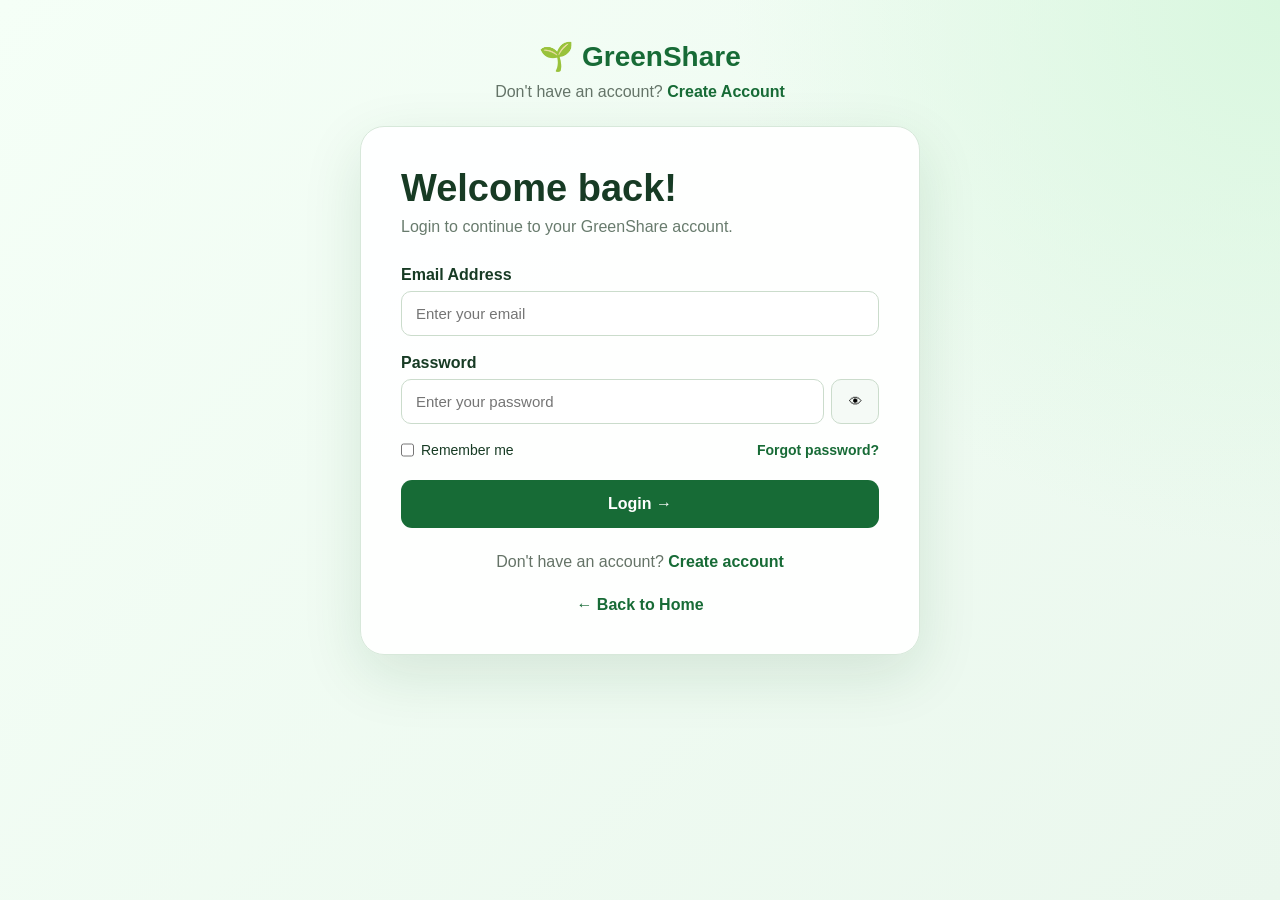
<file: login.html>
<!DOCTYPE html>
<html lang="en">

<head>

    <meta charset="UTF-8">
    <meta name="viewport" content="width=device-width, initial-scale=1.0">

    <title>Login | GreenShare</title>

    <link rel="stylesheet" href="auth.css">

</head>

<body>

<div class="auth-page">

    <div class="auth-container">

        <div class="auth-header">

            <a href="index.html" class="auth-logo">
                🌱 GreenShare
            </a>

            <p>
                Don't have an account?
                <a href="register.html">Create Account</a>
            </p>

        </div>


        <div class="auth-card login-card">

            <h1>Welcome back!</h1>

            <p class="subtitle">
                Login to continue to your GreenShare account.
            </p>


            <form id="loginForm">

                <div class="form-group">

                    <label for="loginEmail">
                        Email Address
                    </label>

                    <input
                        type="email"
                        id="loginEmail"
                        placeholder="Enter your email"
                        required
                    >

                </div>


                <div class="form-group">

                    <label for="loginPassword">
                        Password
                    </label>

                    <div class="password-box">

                        <input
                            type="password"
                            id="loginPassword"
                            placeholder="Enter your password"
                            required
                        >

                        <button
                            type="button"
                            onclick="togglePassword('loginPassword')"
                        >
                            👁
                        </button>

                    </div>

                </div>


                <div class="remember-row">

                    <label>

                        <input
                            type="checkbox"
                            id="rememberMe"
                        >

                        Remember me

                    </label>

                    <a href="#">
                        Forgot password?
                    </a>

                </div>


                <button
                    type="submit"
                    class="auth-button"
                >
                    Login →
                </button>


                <p
                    id="loginMessage"
                    class="message"
                ></p>

            </form>


            <div class="register-prompt">

                Don't have an account?

                <a href="register.html">
                    Create account
                </a>

            </div>


            <div class="back-home">

                <a href="index.html">
                    ← Back to Home
                </a>

            </div>

        </div>

    </div>

</div>


<script src="auth.js"></script>

</body>

</html>
</file>
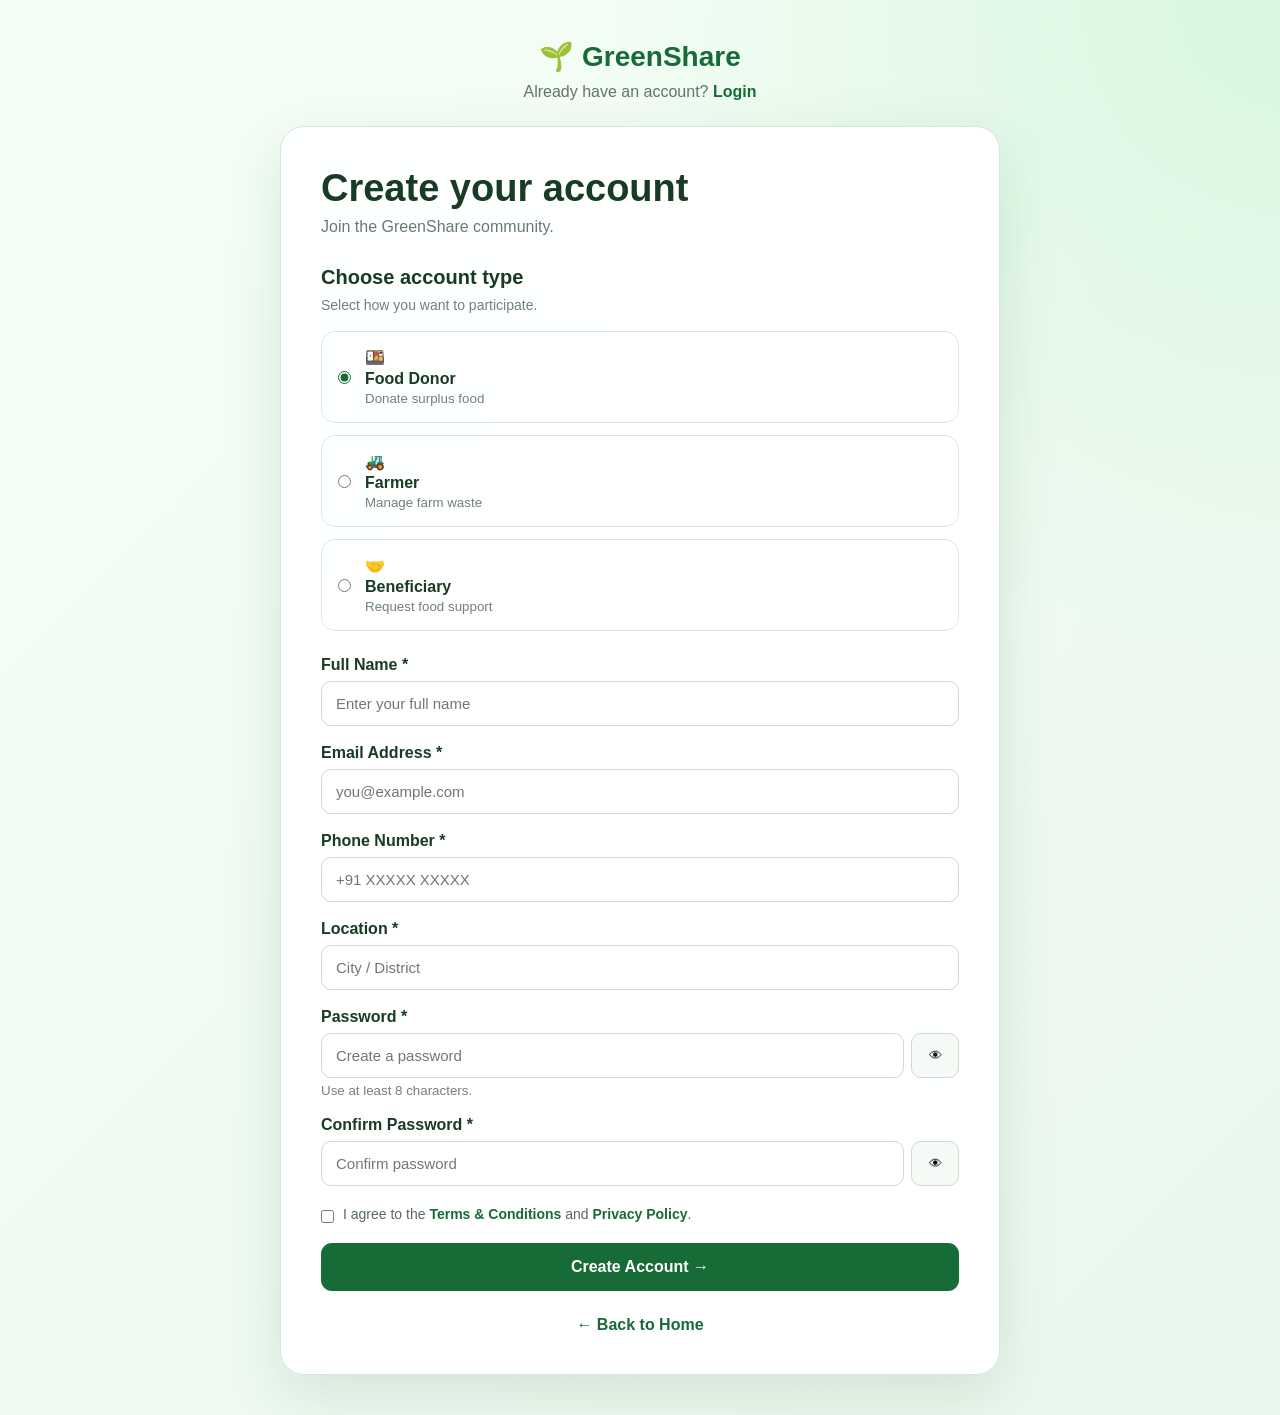
<file: register.html>
<!DOCTYPE html>
<html lang="en">

<head>

    <meta charset="UTF-8">
    <meta name="viewport" content="width=device-width, initial-scale=1.0">

    <title>Create Account | GreenShare</title>

    <link rel="stylesheet" href="auth.css">

</head>

<body>

<div class="auth-page">

    <div class="auth-container">

        <div class="auth-header">

            <a href="index.html" class="auth-logo">
                🌱 GreenShare
            </a>

            <p>
                Already have an account?
                <a href="login.html">Login</a>
            </p>

        </div>


        <div class="auth-card">

            <h1>Create your account</h1>

            <p class="subtitle">
                Join the GreenShare community.
            </p>


            <!-- ACCOUNT TYPE -->

            <h2>Choose account type</h2>

            <p class="helper">
                Select how you want to participate.
            </p>


            <div class="role-grid">

                <label class="role-option">

                    <input
                        type="radio"
                        name="role"
                        value="donor"
                        checked
                    >

                    <span>
                        🍱 <strong>Food Donor</strong>
                        <small>Donate surplus food</small>
                    </span>

                </label>


                <label class="role-option">

                    <input
                        type="radio"
                        name="role"
                        value="farmer"
                    >

                    <span>
                        🚜 <strong>Farmer</strong>
                        <small>Manage farm waste</small>
                    </span>

                </label>


                <label class="role-option">

                    <input
                        type="radio"
                        name="role"
                        value="beneficiary"
                    >

                    <span>
                        🤝 <strong>Beneficiary</strong>
                        <small>Request food support</small>
                    </span>

                </label>

            </div>


            <!-- FORM -->

            <form id="registerForm">

                <div class="form-group">

                    <label for="name">
                        Full Name *
                    </label>

                    <input
                        type="text"
                        id="name"
                        placeholder="Enter your full name"
                        required
                    >

                </div>


                <div class="form-group">

                    <label for="email">
                        Email Address *
                    </label>

                    <input
                        type="email"
                        id="email"
                        placeholder="you@example.com"
                        required
                    >

                </div>


                <div class="form-group">

                    <label for="phone">
                        Phone Number *
                    </label>

                    <input
                        type="tel"
                        id="phone"
                        placeholder="+91 XXXXX XXXXX"
                        required
                    >

                </div>


                <div class="form-group">

                    <label for="location">
                        Location *
                    </label>

                    <input
                        type="text"
                        id="location"
                        placeholder="City / District"
                        required
                    >

                </div>


                <div class="form-group">

                    <label for="password">
                        Password *
                    </label>

                    <div class="password-box">

                        <input
                            type="password"
                            id="password"
                            placeholder="Create a password"
                            minlength="8"
                            required
                        >

                        <button
                            type="button"
                            onclick="togglePassword('password')"
                        >
                            👁
                        </button>

                    </div>

                    <small>
                        Use at least 8 characters.
                    </small>

                </div>


                <div class="form-group">

                    <label for="confirmPassword">
                        Confirm Password *
                    </label>

                    <div class="password-box">

                        <input
                            type="password"
                            id="confirmPassword"
                            placeholder="Confirm password"
                            minlength="8"
                            required
                        >

                        <button
                            type="button"
                            onclick="togglePassword('confirmPassword')"
                        >
                            👁
                        </button>

                    </div>

                </div>


                <!-- FARMER INFORMATION -->

                <div
                    id="farmerInformation"
                    class="extra-section"
                    style="display:none;"
                >

                    <h2>Farmer Information</h2>

                    <p class="helper">
                        Additional information for agricultural
                        waste management.
                    </p>


                    <div class="form-group">

                        <label for="farmName">
                            Farm Name
                        </label>

                        <input
                            type="text"
                            id="farmName"
                            placeholder="Enter farm name"
                        >

                    </div>


                    <div class="form-group">

                        <label for="crop">
                            Main Crop
                        </label>

                        <select id="crop">

                            <option value="">
                                Select crop
                            </option>

                            <option>Rice</option>
                            <option>Wheat</option>
                            <option>Cotton</option>
                            <option>Maize</option>
                            <option>Vegetables</option>
                            <option>Fruits</option>
                            <option>Other</option>

                        </select>

                    </div>

                </div>


                <!-- TERMS -->

                <label class="terms">

                    <input
                        type="checkbox"
                        id="terms"
                        required
                    >

                    <span>
                        I agree to the
                        <a href="#">Terms & Conditions</a>
                        and
                        <a href="#">Privacy Policy</a>.
                    </span>

                </label>


                <button
                    type="submit"
                    class="auth-button"
                >
                    Create Account →
                </button>


                <p
                    id="registerMessage"
                    class="message"
                ></p>

            </form>


            <div class="back-home">

                <a href="index.html">
                    ← Back to Home
                </a>

            </div>

        </div>

    </div>

</div>


<script src="auth.js"></script>

</body>

</html>
</file>
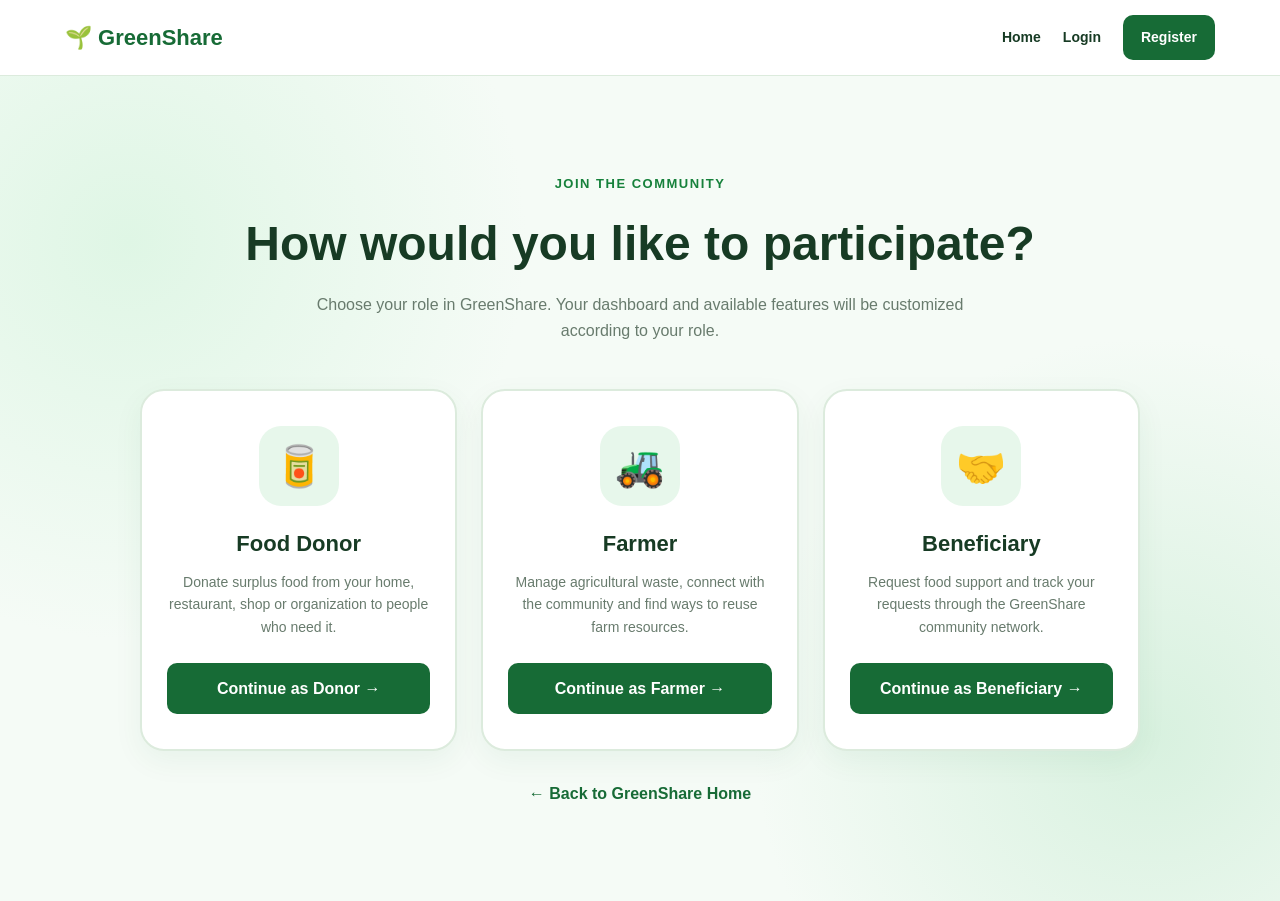
<file: user-role.html>
<!DOCTYPE html>
<html lang="en">
<head>
    <meta charset="UTF-8">
    <meta name="viewport" content="width=device-width, initial-scale=1.0">

    <title>Choose Your Role | GreenShare</title>

    <link rel="stylesheet" href="style.css">

    <style>
        .role-page {
            min-height: calc(100vh - 75px);
            display: flex;
            align-items: center;
            padding: 70px 0;
            background:
                radial-gradient(circle at 10% 20%, #dff6e5, transparent 30%),
                radial-gradient(circle at 90% 80%, #d8f1df, transparent 30%),
                #f5fbf6;
        }

        .role-wrapper {
            width: min(1000px, 92%);
            margin: auto;
        }

        .role-heading {
            text-align: center;
            margin-bottom: 45px;
        }

        .role-heading .label {
            color: #16813b;
            font-size: 13px;
            font-weight: 800;
            letter-spacing: 1.5px;
        }

        .role-heading h1 {
            font-size: clamp(32px, 5vw, 48px);
            margin: 10px 0;
            color: #173b24;
        }

        .role-heading p {
            color: #687b6d;
            max-width: 650px;
            margin: auto;
        }

        .role-grid {
            display: grid;
            grid-template-columns: repeat(3, 1fr);
            gap: 24px;
        }

        .role-card {
            background: white;
            border: 2px solid #dcebdd;
            border-radius: 24px;
            padding: 35px 25px;
            text-align: center;
            transition: 0.3s ease;
            box-shadow: 0 10px 30px rgba(23, 107, 54, 0.06);
        }

        .role-card:hover {
            transform: translateY(-8px);
            border-color: #5bb875;
            box-shadow: 0 20px 40px rgba(23, 107, 54, 0.13);
        }

        .role-icon {
            width: 80px;
            height: 80px;
            margin: 0 auto 20px;
            border-radius: 22px;
            display: grid;
            place-items: center;
            background: #e7f7eb;
            font-size: 40px;
        }

        .role-card h2 {
            font-size: 22px;
            margin-bottom: 10px;
            color: #173b24;
        }

        .role-card p {
            color: #687b6d;
            font-size: 14px;
            min-height: 70px;
        }

        .role-button {
            display: block;
            margin-top: 22px;
            padding: 13px 18px;
            border-radius: 10px;
            background: #176b36;
            color: white;
            font-weight: 700;
            transition: 0.3s;
        }

        .role-button:hover {
            background: #0d4d26;
        }

        .role-back {
            text-align: center;
            margin-top: 30px;
        }

        .role-back a {
            color: #176b36;
            font-weight: 700;
        }

        @media (max-width: 800px) {
            .role-grid {
                grid-template-columns: 1fr;
                max-width: 450px;
                margin: auto;
            }
        }
    </style>
</head>

<body>

<!-- NAVBAR -->

<header class="navbar">

    <div class="container nav-content">

        <a href="index.html" class="logo">
            🌱 GreenShare
        </a>

        <nav class="nav-links">

            <a href="index.html">Home</a>

            <a href="login.html">Login</a>

            <a href="register.html" class="nav-button">
                Register
            </a>

        </nav>

    </div>

</header>


<!-- ROLE SELECTION -->

<section class="role-page">

    <div class="role-wrapper">

        <div class="role-heading">

            <span class="label">
                JOIN THE COMMUNITY
            </span>

            <h1>
                How would you like to participate?
            </h1>

            <p>
                Choose your role in GreenShare. Your dashboard
                and available features will be customized
                according to your role.
            </p>

        </div>


        <div class="role-grid">

            <!-- DONOR -->

            <div class="role-card">

                <div class="role-icon">
                    🥫
                </div>

                <h2>
                    Food Donor
                </h2>

                <p>
                    Donate surplus food from your home,
                    restaurant, shop or organization to
                    people who need it.
                </p>

                <a
                    href="register.html?role=donor"
                    class="role-button"
                >
                    Continue as Donor →
                </a>

            </div>


            <!-- FARMER -->

            <div class="role-card">

                <div class="role-icon">
                    🚜
                </div>

                <h2>
                    Farmer
                </h2>

                <p>
                    Manage agricultural waste, connect
                    with the community and find ways
                    to reuse farm resources.
                </p>

                <a
                    href="register.html?role=farmer"
                    class="role-button"
                >
                    Continue as Farmer →
                </a>

            </div>


            <!-- BENEFICIARY -->

            <div class="role-card">

                <div class="role-icon">
                    🤝
                </div>

                <h2>
                    Beneficiary
                </h2>

                <p>
                    Request food support and track your
                    requests through the GreenShare
                    community network.
                </p>

                <a
                    href="register.html?role=beneficiary"
                    class="role-button"
                >
                    Continue as Beneficiary →
                </a>

            </div>

        </div>


        <div class="role-back">

            <a href="index.html">
                ← Back to GreenShare Home
            </a>

        </div>

    </div>

</section>


</body>
</html>
</file>
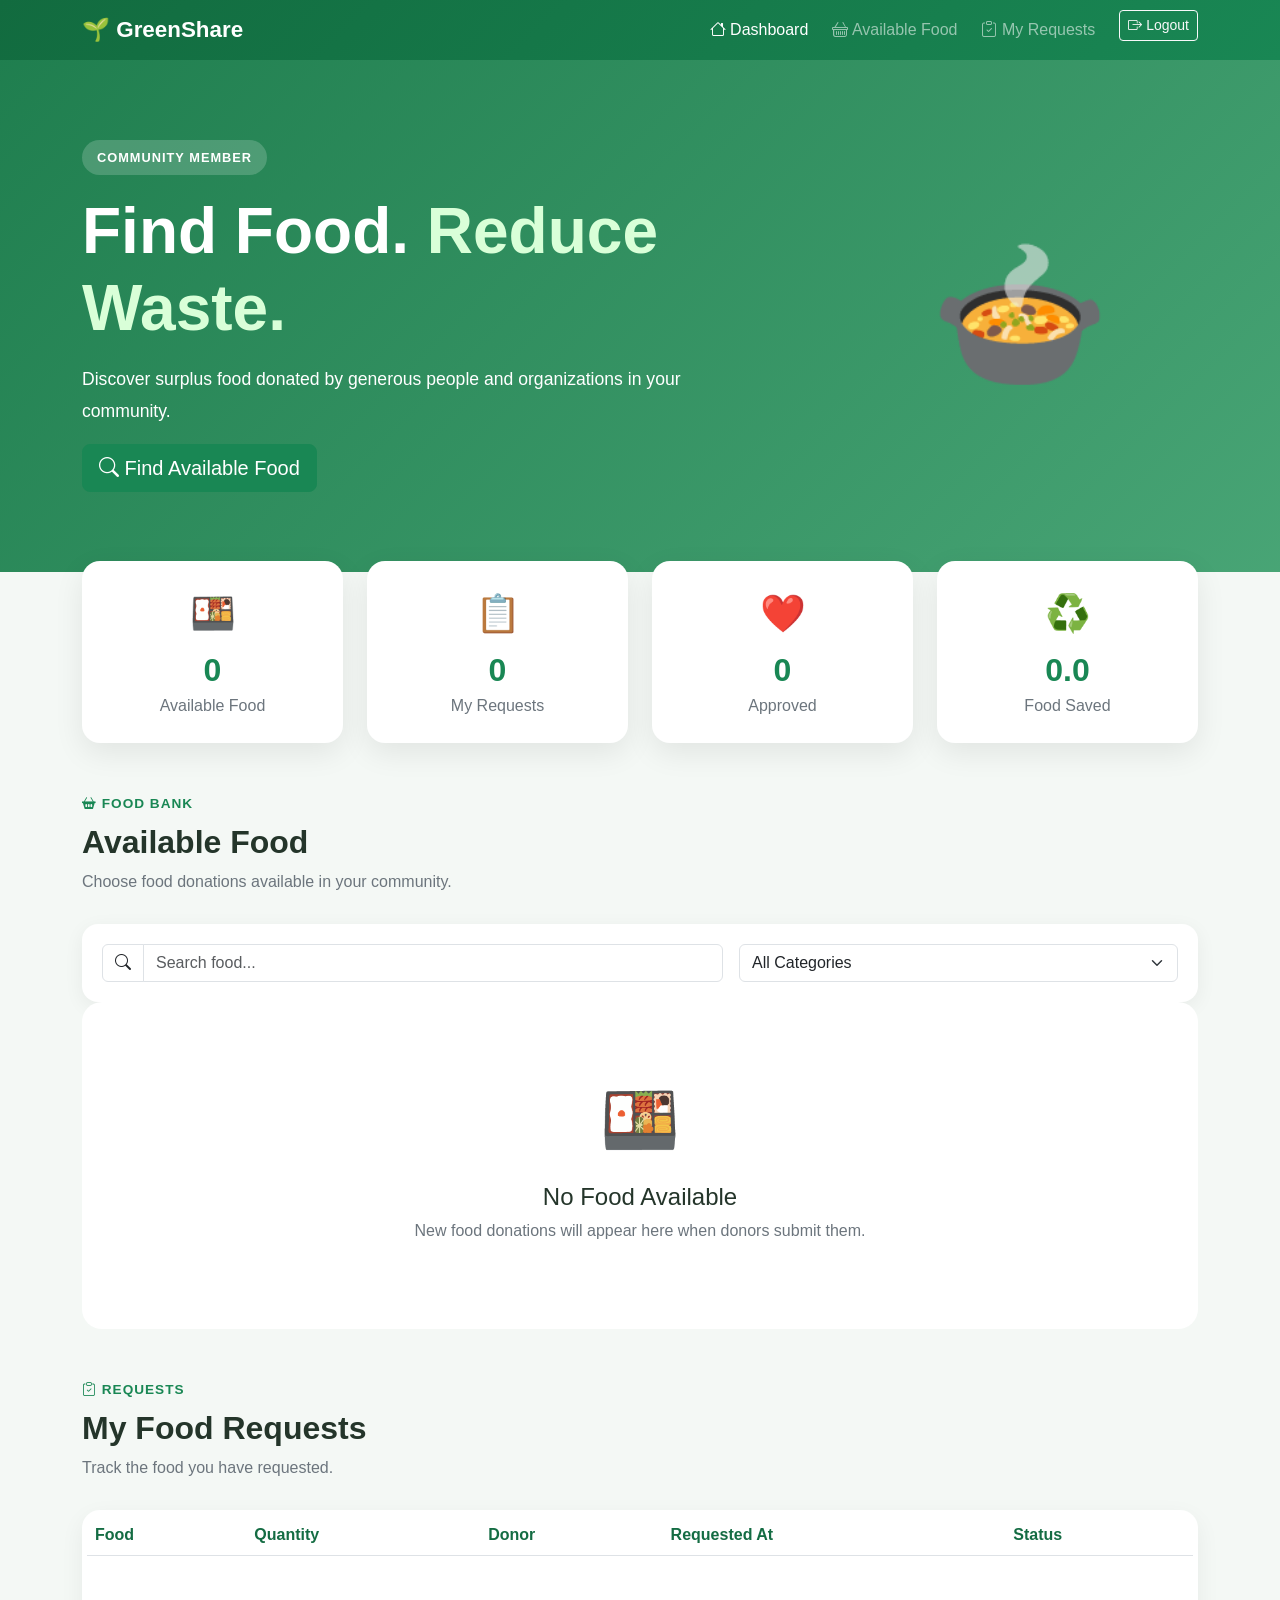
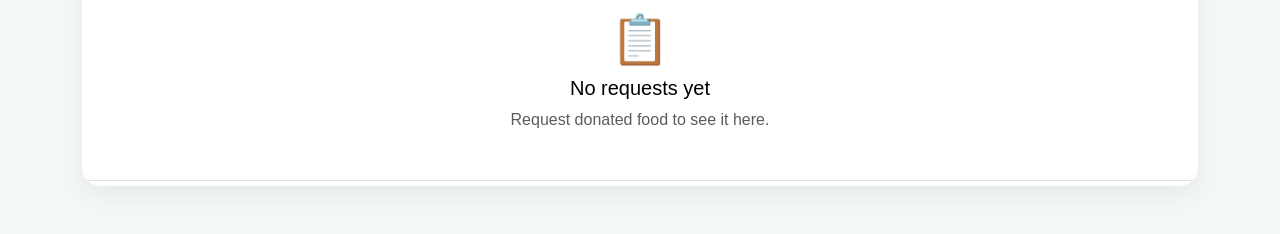
<file: user.html>
<!DOCTYPE html>
<html lang="en">

<head>
    <meta charset="UTF-8">
    <meta name="viewport" content="width=device-width, initial-scale=1.0">

    <title>User Dashboard | GreenShare</title>

    <!-- Bootstrap -->
    <link
        href="https://cdn.jsdelivr.net/npm/bootstrap@5.3.3/dist/css/bootstrap.min.css"
        rel="stylesheet"
    >

    <!-- Bootstrap Icons -->
    <link
        rel="stylesheet"
        href="https://cdn.jsdelivr.net/npm/bootstrap-icons@1.11.3/font/bootstrap-icons.min.css"
    >

    <!-- User CSS -->
    <link rel="stylesheet" href="user.css">
</head>

<body>

<!-- ================= NAVBAR ================= -->

<nav class="navbar navbar-expand-lg navbar-dark greenshare-navbar sticky-top">

    <div class="container">

        <a class="navbar-brand fw-bold" href="index.html">
            🌱 GreenShare
        </a>

        <button
            class="navbar-toggler"
            type="button"
            data-bs-toggle="collapse"
            data-bs-target="#userNavbar"
        >
            <span class="navbar-toggler-icon"></span>
        </button>

        <div
            class="collapse navbar-collapse"
            id="userNavbar"
        >

            <ul class="navbar-nav ms-auto">

                <li class="nav-item">
                    <a
                        class="nav-link active"
                        href="#dashboard"
                    >
                        <i class="bi bi-house"></i>
                        Dashboard
                    </a>
                </li>

                <li class="nav-item">
                    <a
                        class="nav-link"
                        href="#food"
                    >
                        <i class="bi bi-basket"></i>
                        Available Food
                    </a>
                </li>

                <li class="nav-item">
                    <a
                        class="nav-link"
                        href="#requests"
                    >
                        <i class="bi bi-clipboard-check"></i>
                        My Requests
                    </a>
                </li>

                <li class="nav-item ms-lg-3">
                    <button
                        class="btn btn-outline-light btn-sm"
                        id="logoutBtn"
                    >
                        <i class="bi bi-box-arrow-right"></i>
                        Logout
                    </button>
                </li>

            </ul>

        </div>

    </div>

</nav>


<!-- ================= HERO ================= -->

<section
    class="user-hero"
    id="dashboard"
>

    <div class="container">

        <div class="row align-items-center">

            <div class="col-lg-8">

                <span class="hero-badge">
                    COMMUNITY MEMBER
                </span>

                <h1>
                    Find Food.
                    <span>Reduce Waste.</span>
                </h1>

                <p>
                    Discover surplus food donated by
                    generous people and organizations
                    in your community.
                </p>

                <a
                    href="#food"
                    class="btn btn-success btn-lg"
                >
                    <i class="bi bi-search"></i>
                    Find Available Food
                </a>

            </div>

            <div class="col-lg-4 text-center">

                <div class="hero-icon">
                    🍲
                </div>

            </div>

        </div>

    </div>

</section>


<!-- ================= STATISTICS ================= -->

<section class="stats-section">

    <div class="container">

        <div class="row g-4">

            <div class="col-6 col-lg-3">

                <div class="stat-card">

                    <div class="stat-icon">
                        🍱
                    </div>

                    <h3 id="availableCount">
                        0
                    </h3>

                    <p>
                        Available Food
                    </p>

                </div>

            </div>


            <div class="col-6 col-lg-3">

                <div class="stat-card">

                    <div class="stat-icon">
                        📋
                    </div>

                    <h3 id="requestCount">
                        0
                    </h3>

                    <p>
                        My Requests
                    </p>

                </div>

            </div>


            <div class="col-6 col-lg-3">

                <div class="stat-card">

                    <div class="stat-icon">
                        ❤️
                    </div>

                    <h3 id="approvedCount">
                        0
                    </h3>

                    <p>
                        Approved
                    </p>

                </div>

            </div>


            <div class="col-6 col-lg-3">

                <div class="stat-card">

                    <div class="stat-icon">
                        ♻️
                    </div>

                    <h3 id="foodSaved">
                        0
                    </h3>

                    <p>
                        Food Saved
                    </p>

                </div>

            </div>

        </div>

    </div>

</section>


<!-- ================= AVAILABLE FOOD ================= -->

<section
    class="container py-5"
    id="food"
>

    <div class="section-heading">

        <span>
            <i class="bi bi-basket2-fill"></i>
            FOOD BANK
        </span>

        <h2>
            Available Food
        </h2>

        <p>
            Choose food donations available in your community.
        </p>

    </div>


    <!-- SEARCH + FILTER -->

    <div class="search-panel mb-4">

        <div class="row g-3">

            <div class="col-md-7">

                <div class="input-group">

                    <span class="input-group-text">
                        <i class="bi bi-search"></i>
                    </span>

                    <input
                        type="text"
                        id="searchFood"
                        class="form-control"
                        placeholder="Search food..."
                    >

                </div>

            </div>


            <div class="col-md-5">

                <select
                    id="categoryFilter"
                    class="form-select"
                >

                    <option value="all">
                        All Categories
                    </option>

                    <option value="Cooked Food">
                        Cooked Food
                    </option>

                    <option value="Fruits">
                        Fruits
                    </option>

                    <option value="Vegetables">
                        Vegetables
                    </option>

                    <option value="Bakery">
                        Bakery
                    </option>

                    <option value="Packaged Food">
                        Packaged Food
                    </option>

                    <option value="Groceries">
                        Groceries
                    </option>

                    <option value="Other">
                        Other
                    </option>

                </select>

            </div>

        </div>

    </div>


    <!-- FOOD CARDS -->

    <div
        class="row g-4"
        id="foodContainer"
    >
    </div>


    <!-- EMPTY MESSAGE -->

    <div
        id="noFoodMessage"
        class="empty-food d-none"
    >

        <div>
            🍱
        </div>

        <h4>
            No Food Available
        </h4>

        <p>
            New food donations will appear here
            when donors submit them.
        </p>

    </div>

</section>


<!-- ================= MY REQUESTS ================= -->

<section
    class="container pb-5"
    id="requests"
>

    <div class="section-heading">

        <span>
            <i class="bi bi-clipboard-check"></i>
            REQUESTS
        </span>

        <h2>
            My Food Requests
        </h2>

        <p>
            Track the food you have requested.
        </p>

    </div>


    <div class="table-responsive request-card">

        <table class="table align-middle">

            <thead>

                <tr>

                    <th>
                        Food
                    </th>

                    <th>
                        Quantity
                    </th>

                    <th>
                        Donor
                    </th>

                    <th>
                        Requested At
                    </th>

                    <th>
                        Status
                    </th>

                </tr>

            </thead>


            <tbody id="requestTable">

            </tbody>

        </table>

    </div>

</section>


<!-- ================= REQUEST MODAL ================= -->

<div
    class="modal fade"
    id="requestModal"
    tabindex="-1"
>

    <div
        class="modal-dialog modal-dialog-centered"
    >

        <div class="modal-content">

            <div class="modal-header">

                <h5 class="modal-title">
                    Request Food
                </h5>

                <button
                    type="button"
                    class="btn-close"
                    data-bs-dismiss="modal"
                ></button>

            </div>


            <div class="modal-body">

                <div id="selectedFoodDetails"></div>

                <hr>

                <label
                    for="userName"
                    class="form-label"
                >
                    Your Name
                </label>

                <input
                    type="text"
                    id="userName"
                    class="form-control"
                    placeholder="Enter your name"
                >


                <label
                    for="userPhone"
                    class="form-label mt-3"
                >
                    Contact Number
                </label>

                <input
                    type="tel"
                    id="userPhone"
                    class="form-control"
                    placeholder="Enter phone number"
                >


                <label
                    for="userAddress"
                    class="form-label mt-3"
                >
                    Your Address
                </label>

                <textarea
                    id="userAddress"
                    class="form-control"
                    rows="3"
                    placeholder="Enter your address"
                ></textarea>

            </div>


            <div class="modal-footer">

                <button
                    type="button"
                    class="btn btn-secondary"
                    data-bs-dismiss="modal"
                >
                    Cancel
                </button>

                <button
                    type="button"
                    class="btn btn-success"
                    id="confirmRequestBtn"
                >
                    <i class="bi bi-check-circle"></i>
                    Confirm Request
                </button>

            </div>

        </div>

    </div>

</div>


<!-- ================= SUCCESS MODAL ================= -->

<div
    class="modal fade"
    id="successModal"
    tabindex="-1"
>

    <div
        class="modal-dialog modal-dialog-centered"
    >

        <div class="modal-content text-center">

            <div class="modal-body p-5">

                <div class="success-icon">
                    ✓
                </div>

                <h2>
                    Request Submitted!
                </h2>

                <p>
                    Your food request has been successfully
                    submitted to the donor.
                </p>

                <button
                    class="btn btn-success px-4"
                    data-bs-dismiss="modal"
                >
                    Continue
                </button>

            </div>

        </div>

    </div>

</div>


<!-- ================= TOAST ================= -->

<div
    class="toast-container position-fixed bottom-0 end-0 p-3"
>

    <div
        id="userToast"
        class="toast"
    >

        <div class="toast-header">

            <strong class="me-auto">
                GreenShare
            </strong>

            <button
                class="btn-close"
                data-bs-dismiss="toast"
            ></button>

        </div>

        <div
            class="toast-body"
            id="toastMessage"
        >
        </div>

    </div>

</div>


<!-- Bootstrap JS -->

<script
    src="https://cdn.jsdelivr.net/npm/bootstrap@5.3.3/dist/js/bootstrap.bundle.min.js"
></script>

<!-- User JS -->

<script src="user.js"></script>

</body>

</html>
</file>
<file: style.css>
* {
    margin: 0;
    padding: 0;
    box-sizing: border-box;
}

html {
    scroll-behavior: smooth;
}

body {
    font-family: "Inter", Arial, sans-serif;
    background: #f5fbf6;
    color: #173b24;
    line-height: 1.6;
}

a {
    text-decoration: none;
    color: inherit;
}

.container {
    width: min(1150px, 92%);
    margin: auto;
}


/* ================= NAVBAR ================= */

.navbar {
    background: rgba(255,255,255,0.95);
    border-bottom: 1px solid #dcebdd;
    position: sticky;
    top: 0;
    z-index: 1000;
    backdrop-filter: blur(12px);
}

.nav-content {
    min-height: 75px;
    display: flex;
    align-items: center;
    justify-content: space-between;
    gap: 25px;
}

.logo {
    display: flex;
    align-items: center;
    gap: 9px;
    font-size: 22px;
    font-weight: 800;
    color: #176b36;
}

.logo-icon {
    font-size: 28px;
}

.nav-links {
    display: flex;
    align-items: center;
    gap: 22px;
    font-size: 14px;
    font-weight: 600;
}

.nav-links a {
    transition: 0.3s;
}

.nav-links a:hover {
    color: #179447;
}

.nav-button {
    background: #176b36;
    color: white !important;
    padding: 11px 18px;
    border-radius: 10px;
}

.nav-button:hover {
    background: #0d4d26;
}


/* ================= HERO ================= */

.hero {
    padding: 90px 0;
    background:
        radial-gradient(circle at 80% 20%, #d8f4df, transparent 35%),
        linear-gradient(135deg, #f7fff8, #eaf8ee);
}

.hero-grid {
    display: grid;
    grid-template-columns: 1.2fr 0.8fr;
    align-items: center;
    gap: 70px;
}

.badge,
.section-label {
    color: #16813b;
    font-size: 13px;
    font-weight: 800;
    letter-spacing: 1px;
}

.hero h1 {
    font-size: clamp(42px, 6vw, 72px);
    line-height: 1.05;
    margin: 18px 0;
    color: #153c22;
}

.hero h1 span {
    color: #1a9b4c;
}

.hero-content > p {
    max-width: 650px;
    font-size: 18px;
    color: #58705f;
}

.hero-buttons {
    display: flex;
    gap: 14px;
    margin: 30px 0;
    flex-wrap: wrap;
}

.primary-button,
.secondary-button {
    display: inline-block;
    padding: 14px 22px;
    border-radius: 12px;
    font-weight: 700;
    transition: 0.3s;
}

.primary-button {
    background: #176b36;
    color: white;
}

.primary-button:hover {
    background: #0d4d26;
    transform: translateY(-2px);
}

.secondary-button {
    background: white;
    color: #176b36;
    border: 1px solid #acd6b7;
}

.secondary-button:hover {
    background: #e8f7ec;
}

.hero-points {
    display: flex;
    flex-wrap: wrap;
    gap: 18px;
    color: #355d40;
    font-size: 14px;
    font-weight: 600;
}


/* ================= HERO CARD ================= */

.hero-card {
    background: white;
    padding: 35px;
    border-radius: 25px;
    box-shadow: 0 25px 60px rgba(23, 107, 54, 0.14);
    border: 1px solid #dcebdd;
}

.hero-card-icon {
    width: 65px;
    height: 65px;
    border-radius: 18px;
    display: grid;
    place-items: center;
    background: #e4f7e8;
    font-size: 32px;
    margin-bottom: 20px;
}

.hero-card h3 {
    font-size: 22px;
}

.impact-number {
    font-size: 38px;
    font-weight: 800;
    color: #16813b;
    margin-top: 15px;
}

.hero-card p {
    color: #718278;
}

.mini-progress,
.progress-bar {
    width: 100%;
    height: 9px;
    background: #e3eee5;
    border-radius: 20px;
    overflow: hidden;
    margin: 12px 0 25px;
}

.mini-progress div,
.progress-bar span {
    display: block;
    height: 100%;
    background: #25a957;
    border-radius: inherit;
}

.mini-progress div {
    width: 82%;
}

.impact-row {
    display: flex;
    justify-content: space-between;
    padding: 12px 0;
    border-bottom: 1px solid #edf2ee;
}


/* ================= SECTIONS ================= */

.section,
.progress-section {
    padding: 90px 0;
}

.section-heading {
    text-align: center;
    max-width: 700px;
    margin: 0 auto 45px;
}

.section-heading h2 {
    font-size: 38px;
    line-height: 1.2;
    margin: 10px 0;
}

.section-heading p {
    color: #687b6d;
}


/* ================= FEATURES ================= */

.feature-grid {
    display: grid;
    grid-template-columns: repeat(4, 1fr);
    gap: 20px;
}

.feature-card {
    background: white;
    padding: 28px;
    border-radius: 20px;
    border: 1px solid #dcebdd;
    transition: 0.3s;
}

.feature-card:hover {
    transform: translateY(-7px);
    box-shadow: 0 15px 35px rgba(23,107,54,0.1);
}

.feature-icon {
    font-size: 35px;
    margin-bottom: 15px;
}

.feature-card h3 {
    margin-bottom: 10px;
}

.feature-card p {
    color: #687b6d;
    font-size: 14px;
    min-height: 75px;
}

.feature-card a {
    color: #16813b;
    font-weight: 700;
    font-size: 14px;
}


/* ================= PROGRESS ================= */

.progress-section {
    background: #eef8f0;
}

.stats-grid {
    display: grid;
    grid-template-columns: repeat(4, 1fr);
    gap: 20px;
}

.stat-card {
    background: white;
    padding: 28px;
    border-radius: 20px;
    border: 1px solid #dcebdd;
}

.stat-icon {
    font-size: 28px;
    margin-bottom: 12px;
}

.stat-card h3 {
    font-size: 30px;
    color: #176b36;
}

.stat-card p {
    color: #687b6d;
}


/* ================= INVENTORY ================= */

.inventory-grid {
    display: grid;
    grid-template-columns: repeat(4, 1fr);
    gap: 20px;
}

.inventory-card {
    background: white;
    border: 1px solid #dcebdd;
    padding: 28px;
    border-radius: 20px;
    text-align: center;
}

.inventory-card span {
    font-size: 40px;
}

.inventory-card h3 {
    margin: 12px 0;
}

.inventory-card strong {
    display: block;
    font-size: 27px;
    color: #16813b;
}

.inventory-card p {
    color: #718278;
}


/* ================= DISTRIBUTION ================= */

.distribution {
    padding: 100px 0;
    background: #176b36;
    color: white;
}

.distribution-content {
    display: grid;
    grid-template-columns: 1fr 1fr;
    align-items: center;
    gap: 70px;
}

.distribution .section-label {
    color: #b9efc9;
}

.distribution h2 {
    font-size: 50px;
    line-height: 1.1;
    margin: 15px 0;
}

.distribution p {
    color: #d4edda;
    max-width: 550px;
    margin-bottom: 25px;
}

.distribution .primary-button {
    background: white;
    color: #176b36;
}

.distribution-visual {
    text-align: center;
}

.circle {
    width: 220px;
    height: 220px;
    border-radius: 50%;
    background: rgba(255,255,255,0.12);
    display: grid;
    place-items: center;
    font-size: 80px;
    margin: auto;
    border: 2px solid rgba(255,255,255,0.2);
}

.circle-text {
    margin-top: 20px;
    font-weight: 700;
}


/* ================= FOOTER ================= */

footer {
    background: #102c19;
    color: white;
}

.footer-content {
    padding: 45px 0;
    display: flex;
    justify-content: space-between;
    gap: 30px;
}

.footer-content p {
    color: #a9bcae;
    margin-top: 10px;
}

.footer-links {
    display: flex;
    gap: 20px;
    flex-wrap: wrap;
}

.footer-links a {
    color: #c8d7cc;
}

.copyright {
    text-align: center;
    padding: 18px;
    border-top: 1px solid rgba(255,255,255,0.1);
    color: #9caf9f;
    font-size: 13px;
}


/* ================= RESPONSIVE ================= */

@media (max-width: 900px) {

    .nav-links {
        gap: 10px;
        font-size: 12px;
    }

    .hero-grid,
    .distribution-content {
        grid-template-columns: 1fr;
    }

    .feature-grid,
    .stats-grid,
    .inventory-grid {
        grid-template-columns: repeat(2, 1fr);
    }

}

@media (max-width: 600px) {

    .nav-content {
        flex-direction: column;
        padding: 15px 0;
    }

    .nav-links {
        flex-wrap: wrap;
        justify-content: center;
    }

    .hero {
        padding: 60px 0;
    }

    .hero h1 {
        font-size: 43px;
    }

    .feature-grid,
    .stats-grid,
    .inventory-grid {
        grid-template-columns: 1fr;
    }

    .section-heading h2 {
        font-size: 30px;
    }

    .distribution h2 {
        font-size: 38px;
    }

    .footer-content {
        flex-direction: column;
    }

}
</file>
<file: donor.css>
/* =====================================================
   GREENSHARE DONOR DASHBOARD
===================================================== */

:root {
    --green-dark: #0b5d2a;
    --green: #168a3b;
    --green-light: #eaf8ef;
    --green-bright: #22a447;
    --text-dark: #17231a;
    --text-muted: #68746b;
    --white: #ffffff;
    --border: #dfe8e1;
    --background: #f5faf6;
    --shadow: 0 12px 35px rgba(15, 72, 34, 0.10);
}


/* =====================================================
   GLOBAL
===================================================== */

* {
    box-sizing: border-box;
}

html {
    scroll-behavior: smooth;
}

body {
    margin: 0;
    font-family:
        Inter,
        system-ui,
        -apple-system,
        BlinkMacSystemFont,
        "Segoe UI",
        sans-serif;

    color: var(--text-dark);
    background: var(--background);
}

a {
    text-decoration: none;
}

.form-control,
.form-select {
    border: 1px solid #cfdad2;
    border-radius: 12px;
    min-height: 50px;
    padding: 12px 15px;
}

.form-control:focus,
.form-select:focus {
    border-color: var(--green);
    box-shadow: 0 0 0 0.2rem rgba(22, 138, 59, 0.15);
}

textarea.form-control {
    min-height: 110px;
    resize: vertical;
}

.form-label {
    font-weight: 700;
    margin-bottom: 8px;
}

.form-label span {
    color: #dc3545;
}


/* =====================================================
   NAVBAR
===================================================== */

.greenshare-navbar {
    background: linear-gradient(
        135deg,
        #073d1d,
        #0b6b2e
    );

    box-shadow: 0 5px 20px rgba(0, 0, 0, 0.12);
}

.navbar-brand {
    font-size: 1.55rem;
    letter-spacing: 0.2px;
}

.brand-icon {
    font-size: 1.7rem;
    margin-right: 6px;
}

.navbar-nav .nav-link {
    color: rgba(255, 255, 255, 0.88);
    font-weight: 600;
    margin: 0 5px;
    border-radius: 8px;
    padding: 9px 12px !important;
}

.navbar-nav .nav-link:hover,
.navbar-nav .nav-link.active {
    color: #ffffff;
    background: rgba(255, 255, 255, 0.12);
}


/* =====================================================
   HERO
===================================================== */

.donor-hero {
    padding: 75px 0;
    background:
        radial-gradient(
            circle at top right,
            rgba(90, 190, 110, 0.22),
            transparent 35%
        ),
        linear-gradient(
            135deg,
            #e8f8ec,
            #f7fcf8
        );
}

.hero-badge {
    display: inline-block;
    background: #d7f1df;
    color: var(--green-dark);
    border-radius: 50px;
    padding: 8px 15px;
    font-size: 0.85rem;
    font-weight: 800;
    margin-bottom: 15px;
}

.donor-hero h1 {
    font-size: clamp(2.2rem, 5vw, 4.2rem);
    line-height: 1.08;
    font-weight: 800;
    margin-bottom: 20px;
}

.donor-hero h1 span {
    color: var(--green);
}

.donor-hero p {
    color: var(--text-muted);
    max-width: 700px;
    font-size: 1.1rem;
    line-height: 1.7;
    margin-bottom: 28px;
}

.hero-illustration {
    width: 220px;
    height: 220px;

    margin: auto;

    display: flex;
    align-items: center;
    justify-content: center;

    background: rgba(255, 255, 255, 0.75);

    border: 1px solid rgba(255, 255, 255, 0.9);

    border-radius: 50%;

    font-size: 6rem;

    box-shadow: var(--shadow);
}


/* =====================================================
   STATS
===================================================== */

.stats-section {
    padding: 35px 0;
    background: #ffffff;
}

.stat-card {
    height: 100%;
    text-align: center;
    padding: 25px 15px;
    border-radius: 18px;
    background: #ffffff;
    border: 1px solid var(--border);
    transition: 0.25s ease;
}

.stat-card:hover {
    transform: translateY(-5px);
    box-shadow: var(--shadow);
}

.stat-icon {
    font-size: 2rem;
    margin-bottom: 8px;
}

.stat-card h3 {
    font-size: 2rem;
    font-weight: 800;
    color: var(--green-dark);
    margin-bottom: 3px;
}

.stat-card p {
    color: var(--text-muted);
    margin: 0;
}


/* =====================================================
   SECTION HEADING
===================================================== */

.section-heading {
    margin-bottom: 25px;
}

.section-heading > span {
    color: var(--green);
    font-size: 0.85rem;
    font-weight: 800;
    letter-spacing: 1px;
}

.section-heading h2 {
    font-weight: 800;
    margin: 7px 0;
}

.section-heading p {
    color: var(--text-muted);
}


/* =====================================================
   DONATION CARD
===================================================== */

.donation-card {
    background: var(--white);
    border: 1px solid var(--border);
    border-radius: 22px;
    padding: clamp(20px, 4vw, 40px);
    box-shadow: var(--shadow);
}

.form-section {
    padding-bottom: 30px;
    margin-bottom: 30px;
    border-bottom: 1px solid var(--border);
}

.form-section:last-of-type {
    border-bottom: none;
}

.form-section h4 {
    color: var(--green-dark);
    font-weight: 800;
    margin-bottom: 25px;
}

.form-section h4 i {
    margin-right: 7px;
}

.form-help {
    display: block;
    color: var(--text-muted);
    margin-top: 7px;
}


/* =====================================================
   FOOD CONDITION
===================================================== */

.condition-box {
    display: flex;
    flex-wrap: wrap;
    gap: 18px;
    padding: 14px 16px;
    min-height: 50px;
    border: 1px solid #cfdad2;
    border-radius: 12px;
}

.condition-box .form-check {
    margin: 0;
}


/* =====================================================
   SAFETY
===================================================== */

.safety-box {
    background: #fff8df;
    border: 1px solid #f0df9d;
    border-radius: 14px;
    padding: 17px;
    margin: 10px 0 25px;
}

.safety-box .form-check-label {
    line-height: 1.5;
}


/* =====================================================
   SUBMIT BUTTON
===================================================== */

.submit-donation-btn {
    width: 100%;
    min-height: 58px;

    border: none;
    border-radius: 15px;

    background: linear-gradient(
        135deg,
        #08782e,
        #20a746
    );

    color: #ffffff;

    font-size: 1.05rem;
    font-weight: 800;

    transition: 0.25s ease;
}

.submit-donation-btn:hover {
    color: #ffffff;
    transform: translateY(-2px);

    box-shadow:
        0 10px 25px rgba(22, 138, 59, 0.25);
}

.submit-donation-btn:disabled {
    opacity: 0.7;
    transform: none;
}


/* =====================================================
   WORKFLOW
===================================================== */

.side-panel {
    background: #ffffff;
    border: 1px solid var(--border);
    border-radius: 22px;
    padding: 28px;
    box-shadow: var(--shadow);
}

.side-panel h3 {
    font-weight: 800;
    color: var(--green-dark);
    margin-bottom: 28px;
}

.workflow-step {
    display: flex;
    gap: 15px;
    align-items: flex-start;
}

.workflow-number {
    min-width: 42px;
    height: 42px;

    border-radius: 50%;

    display: flex;
    align-items: center;
    justify-content: center;

    background: var(--green-light);
    color: var(--green-dark);

    font-weight: 800;
}

.workflow-step h5 {
    font-weight: 800;
    margin: 0 0 5px;
}

.workflow-step p {
    color: var(--text-muted);
    font-size: 0.9rem;
    margin: 0;
    line-height: 1.5;
}

.workflow-line {
    width: 2px;
    height: 25px;
    margin: 5px 0 5px 20px;
    background: #cde6d3;
}


/* =====================================================
   INFO CARD
===================================================== */

.info-card,
.impact-card {
    background: #ffffff;
    border: 1px solid var(--border);
    border-radius: 20px;
    padding: 25px;
    box-shadow: var(--shadow);
}

.info-icon {
    font-size: 2.2rem;
    margin-bottom: 10px;
}

.info-card h4,
.impact-card h4 {
    font-weight: 800;
}

.info-card p,
.impact-card p {
    color: var(--text-muted);
    line-height: 1.6;
}

.impact-card {
    background:
        linear-gradient(
            135deg,
            #e6f7eb,
            #f7fcf8
        );
}

.impact-message {
    color: var(--green-dark);
    font-size: 1.1rem;
    font-weight: 700;
}


/* =====================================================
   HISTORY
===================================================== */

.history-card {
    background: #ffffff;
    border-radius: 20px;
    border: 1px solid var(--border);
    box-shadow: var(--shadow);
    overflow: hidden;
}

.history-card thead {
    background: #edf8f0;
}

.history-card th {
    color: var(--green-dark);
    font-weight: 800;
    white-space: nowrap;
}

.history-card td {
    color: #37433b;
}

.status-badge {
    display: inline-block;
    padding: 6px 11px;
    border-radius: 50px;
    background: #dff5e5;
    color: #08752b;
    font-size: 0.8rem;
    font-weight: 800;
}

.empty-icon {
    font-size: 3rem;
    margin-bottom: 10px;
}

#emptyHistory h5 {
    font-weight: 800;
}

#emptyHistory p {
    color: var(--text-muted);
}


/* =====================================================
   SUCCESS MODAL
===================================================== */

.success-modal {
    border: none;
    border-radius: 25px;
    overflow: hidden;
}

.success-icon {
    width: 75px;
    height: 75px;

    margin: 0 auto 20px;

    border-radius: 50%;

    display: flex;
    align-items: center;
    justify-content: center;

    background: #dff5e5;
    color: #08752b;

    font-size: 2.4rem;
    font-weight: 900;
}

.success-modal h2 {
    font-weight: 800;
}


/* =====================================================
   VALIDATION
===================================================== */

.was-validated .form-control:invalid,
.was-validated .form-select:invalid {
    border-color: #dc3545;
}

.was-validated .form-control:valid,
.was-validated .form-select:valid {
    border-color: #198754;
}


/* =====================================================
   RESPONSIVE
===================================================== */

@media (max-width: 991.98px) {

    .donor-hero {
        padding: 55px 0;
    }

    .hero-illustration {
        width: 170px;
        height: 170px;
        font-size: 4.5rem;
    }

    .navbar-nav {
        padding-top: 15px;
    }

    .navbar-nav .nav-link {
        margin-bottom: 4px;
    }

}


@media (max-width: 767.98px) {

    .donor-hero {
        text-align: center;
    }

    .donor-hero p {
        margin-left: auto;
        margin-right: auto;
    }

    .hero-illustration {
        margin-top: 15px;
    }

    .donation-card {
        border-radius: 17px;
    }

    .side-panel,
    .info-card,
    .impact-card {
        border-radius: 17px;
    }

    .condition-box {
        flex-direction: column;
        gap: 10px;
    }

}


@media (max-width: 575.98px) {

    .donor-hero h1 {
        font-size: 2.25rem;
    }

    .stat-card {
        padding: 20px 10px;
    }

    .stat-card h3 {
        font-size: 1.6rem;
    }

    .stat-card p {
        font-size: 0.85rem;
    }

    .donation-card {
        padding: 18px;
    }

    .side-panel {
        padding: 20px;
    }

}
</file>
<file: auth.css>
* {
    margin: 0;
    padding: 0;
    box-sizing: border-box;
}

body {
    font-family: Arial, sans-serif;
    background:
        radial-gradient(circle at top right, #d9f7df, transparent 35%),
        linear-gradient(135deg, #f5fff7, #eaf7ed);
    color: #173b24;
}

a {
    color: #176b36;
    font-weight: 700;
    text-decoration: none;
}

.auth-page {
    min-height: 100vh;
    padding: 40px 20px;
}

.auth-container {
    width: min(720px, 100%);
    margin: auto;
}

.auth-header {
    text-align: center;
    margin-bottom: 25px;
}

.auth-logo {
    display: inline-block;
    font-size: 28px;
    margin-bottom: 10px;
}

.auth-header p {
    color: #647468;
}

.auth-card {
    background: rgba(255,255,255,0.96);
    border: 1px solid #d7e8da;
    border-radius: 24px;
    padding: 40px;
    box-shadow: 0 20px 60px rgba(20,80,35,0.12);
}

.auth-card h1 {
    font-size: 38px;
    margin-bottom: 8px;
}

.subtitle {
    color: #687b6d;
    margin-bottom: 30px;
}

.auth-card h2 {
    font-size: 20px;
    margin-top: 25px;
    margin-bottom: 8px;
}

.helper {
    color: #718278;
    font-size: 14px;
    margin-bottom: 18px;
}


/* ROLES */

.role-grid {
    display: grid;
    gap: 12px;
    margin-bottom: 25px;
}

.role-option {
    display: flex;
    align-items: center;
    gap: 14px;
    padding: 16px;
    border: 1px solid #d9e9dc;
    border-radius: 14px;
    cursor: pointer;
    transition: 0.2s;
}

.role-option:hover {
    background: #f0faf2;
    border-color: #77bb89;
}

.role-option input {
    accent-color: #176b36;
}

.role-option span {
    display: flex;
    flex-direction: column;
    gap: 3px;
}

.role-option strong {
    font-size: 16px;
}

.role-option small {
    color: #718278;
}


/* FORM */

.form-group {
    margin-bottom: 18px;
}

.form-group label {
    display: block;
    font-weight: 700;
    margin-bottom: 7px;
}

.form-group input,
.form-group select {
    width: 100%;
    padding: 13px 14px;
    border: 1px solid #cbdccc;
    border-radius: 10px;
    font-size: 15px;
    outline: none;
    background: white;
}

.form-group input:focus,
.form-group select:focus {
    border-color: #299a50;
    box-shadow: 0 0 0 3px rgba(41,154,80,0.1);
}

.form-group small {
    display: block;
    color: #758279;
    margin-top: 5px;
}


/* PASSWORD */

.password-box {
    display: flex;
    gap: 7px;
}

.password-box input {
    flex: 1;
}

.password-box button {
    width: 48px;
    border: 1px solid #cbdccc;
    background: #f5faf6;
    border-radius: 10px;
    cursor: pointer;
}


/* TERMS */

.terms {
    display: flex;
    align-items: flex-start;
    gap: 9px;
    font-size: 14px;
    color: #586a5c;
    margin: 20px 0;
}

.terms input {
    margin-top: 4px;
    accent-color: #176b36;
}


/* BUTTON */

.auth-button {
    width: 100%;
    padding: 15px;
    border: none;
    border-radius: 11px;
    background: #176b36;
    color: white;
    font-size: 16px;
    font-weight: 800;
    cursor: pointer;
    transition: 0.3s;
}

.auth-button:hover {
    background: #0d4d26;
    transform: translateY(-1px);
}


/* MESSAGES */

.message {
    text-align: center;
    margin-top: 15px;
    font-weight: 600;
}

.message.success {
    color: #16813b;
}

.message.error {
    color: #c62828;
}


/* LOGIN */

.login-card {
    max-width: 560px;
    margin: auto;
}

.remember-row {
    display: flex;
    justify-content: space-between;
    align-items: center;
    margin: 15px 0 22px;
    font-size: 14px;
}

.remember-row label {
    display: flex;
    gap: 7px;
}

.register-prompt {
    text-align: center;
    margin-top: 25px;
    color: #657367;
}

.back-home {
    text-align: center;
    margin-top: 25px;
}


/* RESPONSIVE */

@media (max-width: 600px) {

    .auth-page {
        padding: 20px 12px;
    }

    .auth-card {
        padding: 25px 18px;
    }

    .auth-card h1 {
        font-size: 30px;
    }

    .remember-row {
        flex-direction: column;
        align-items: flex-start;
        gap: 10px;
    }

}
</file>
<file: user.css>
/* =====================================================
   GreenShare User Dashboard
===================================================== */

* {
    box-sizing: border-box;
}

html {
    scroll-behavior: smooth;
}

body {
    margin: 0;
    font-family: Arial, Helvetica, sans-serif;
    background: #f4f8f5;
    color: #24352a;
}


/* ================= NAVBAR ================= */

.greenshare-navbar {
    background: linear-gradient(
        135deg,
        #126b3f,
        #198754
    );
}

.navbar-brand {
    font-size: 1.4rem;
}

.nav-link {
    margin-left: 8px;
}


/* ================= HERO ================= */

.user-hero {
    padding: 80px 0;
    background:
        linear-gradient(
            135deg,
            rgba(20, 120, 70, 0.95),
            rgba(42, 150, 95, 0.85)
        );
    color: white;
}

.user-hero h1 {
    font-size: clamp(2.2rem, 5vw, 4rem);
    font-weight: 800;
    margin: 18px 0;
}

.user-hero h1 span {
    color: #d9ffd8;
}

.user-hero p {
    max-width: 650px;
    font-size: 1.1rem;
    line-height: 1.8;
}

.hero-badge {
    display: inline-block;
    padding: 8px 15px;
    border-radius: 30px;
    background: rgba(255,255,255,0.18);
    font-size: 0.8rem;
    font-weight: bold;
    letter-spacing: 1px;
}

.hero-icon {
    font-size: 9rem;
}


/* ================= STATS ================= */

.stats-section {
    margin-top: -35px;
    position: relative;
    z-index: 2;
}

.stat-card {
    background: white;
    border-radius: 18px;
    padding: 25px 15px;
    text-align: center;
    box-shadow: 0 10px 30px rgba(0,0,0,0.08);
    height: 100%;
    transition: 0.3s;
}

.stat-card:hover {
    transform: translateY(-6px);
}

.stat-icon {
    font-size: 2.3rem;
    margin-bottom: 10px;
}

.stat-card h3 {
    color: #198754;
    font-size: 2rem;
    font-weight: 800;
    margin-bottom: 5px;
}

.stat-card p {
    margin: 0;
    color: #6c757d;
}


/* ================= SECTION ================= */

.section-heading {
    margin-bottom: 30px;
}

.section-heading span {
    color: #198754;
    font-size: 0.85rem;
    font-weight: 700;
    letter-spacing: 1px;
}

.section-heading h2 {
    margin-top: 8px;
    font-weight: 800;
}

.section-heading p {
    color: #6c757d;
}


/* ================= SEARCH ================= */

.search-panel {
    background: white;
    padding: 20px;
    border-radius: 16px;
    box-shadow: 0 5px 20px rgba(0,0,0,0.06);
}

.input-group-text {
    background: white;
}


/* ================= FOOD CARD ================= */

.food-card {
    background: white;
    border-radius: 20px;
    overflow: hidden;
    height: 100%;
    box-shadow: 0 8px 25px rgba(0,0,0,0.07);
    transition: 0.3s;
    border: 1px solid #e5eee8;
}

.food-card:hover {
    transform: translateY(-7px);
    box-shadow: 0 15px 35px rgba(0,0,0,0.12);
}

.food-card-top {
    padding: 25px;
    background: linear-gradient(
        135deg,
        #e7f8ed,
        #f7fff9
    );
}

.food-icon {
    font-size: 3.5rem;
}

.food-card-body {
    padding: 25px;
}

.food-title {
    font-size: 1.3rem;
    font-weight: 700;
    margin-bottom: 5px;
}

.food-category {
    color: #198754;
    font-size: 0.85rem;
    font-weight: 600;
}

.food-info {
    margin-top: 18px;
}

.food-info div {
    margin-bottom: 9px;
    color: #5d6b62;
}

.food-info i {
    color: #198754;
    width: 25px;
}

.request-btn {
    width: 100%;
    margin-top: 15px;
}


/* ================= EMPTY FOOD ================= */

.empty-food {
    text-align: center;
    padding: 70px 20px;
    background: white;
    border-radius: 20px;
}

.empty-food div {
    font-size: 4rem;
}

.empty-food h4 {
    margin-top: 15px;
}

.empty-food p {
    color: #6c757d;
}


/* ================= REQUEST TABLE ================= */

.request-card {
    background: white;
    border-radius: 18px;
    padding: 5px;
    box-shadow: 0 8px 25px rgba(0,0,0,0.06);
}

.request-card table {
    margin-bottom: 0;
}

.request-card thead {
    background: #e9f7ef;
}

.request-card th {
    color: #146c43;
    white-space: nowrap;
}

.request-card td {
    vertical-align: middle;
}


/* ================= SUCCESS ================= */

.success-icon {
    width: 75px;
    height: 75px;
    margin: 0 auto 20px;
    border-radius: 50%;
    display: flex;
    align-items: center;
    justify-content: center;
    background: #d1e7dd;
    color: #198754;
    font-size: 2.5rem;
    font-weight: bold;
}


/* ================= MODAL ================= */

.modal-content {
    border: none;
    border-radius: 20px;
}

.modal-header {
    background: #e9f7ef;
    border-radius: 20px 20px 0 0;
}

#selectedFoodDetails {
    background: #f4faf6;
    border-radius: 12px;
    padding: 15px;
}


/* ================= RESPONSIVE ================= */

@media (max-width: 768px) {

    .user-hero {
        padding: 55px 0;
        text-align: center;
    }

    .user-hero p {
        margin-left: auto;
        margin-right: auto;
    }

    .hero-icon {
        font-size: 6rem;
        margin-top: 25px;
    }

    .stats-section {
        margin-top: -20px;
    }

    .stat-card {
        padding: 20px 10px;
    }

    .stat-card h3 {
        font-size: 1.6rem;
    }

    .section-heading h2 {
        font-size: 1.7rem;
    }
}

@media (max-width: 576px) {

    .user-hero h1 {
        font-size: 2.2rem;
    }

    .hero-icon {
        font-size: 5rem;
    }

    .search-panel {
        padding: 15px;
    }

    .food-card-body {
        padding: 20px;
    }
}
</file>
